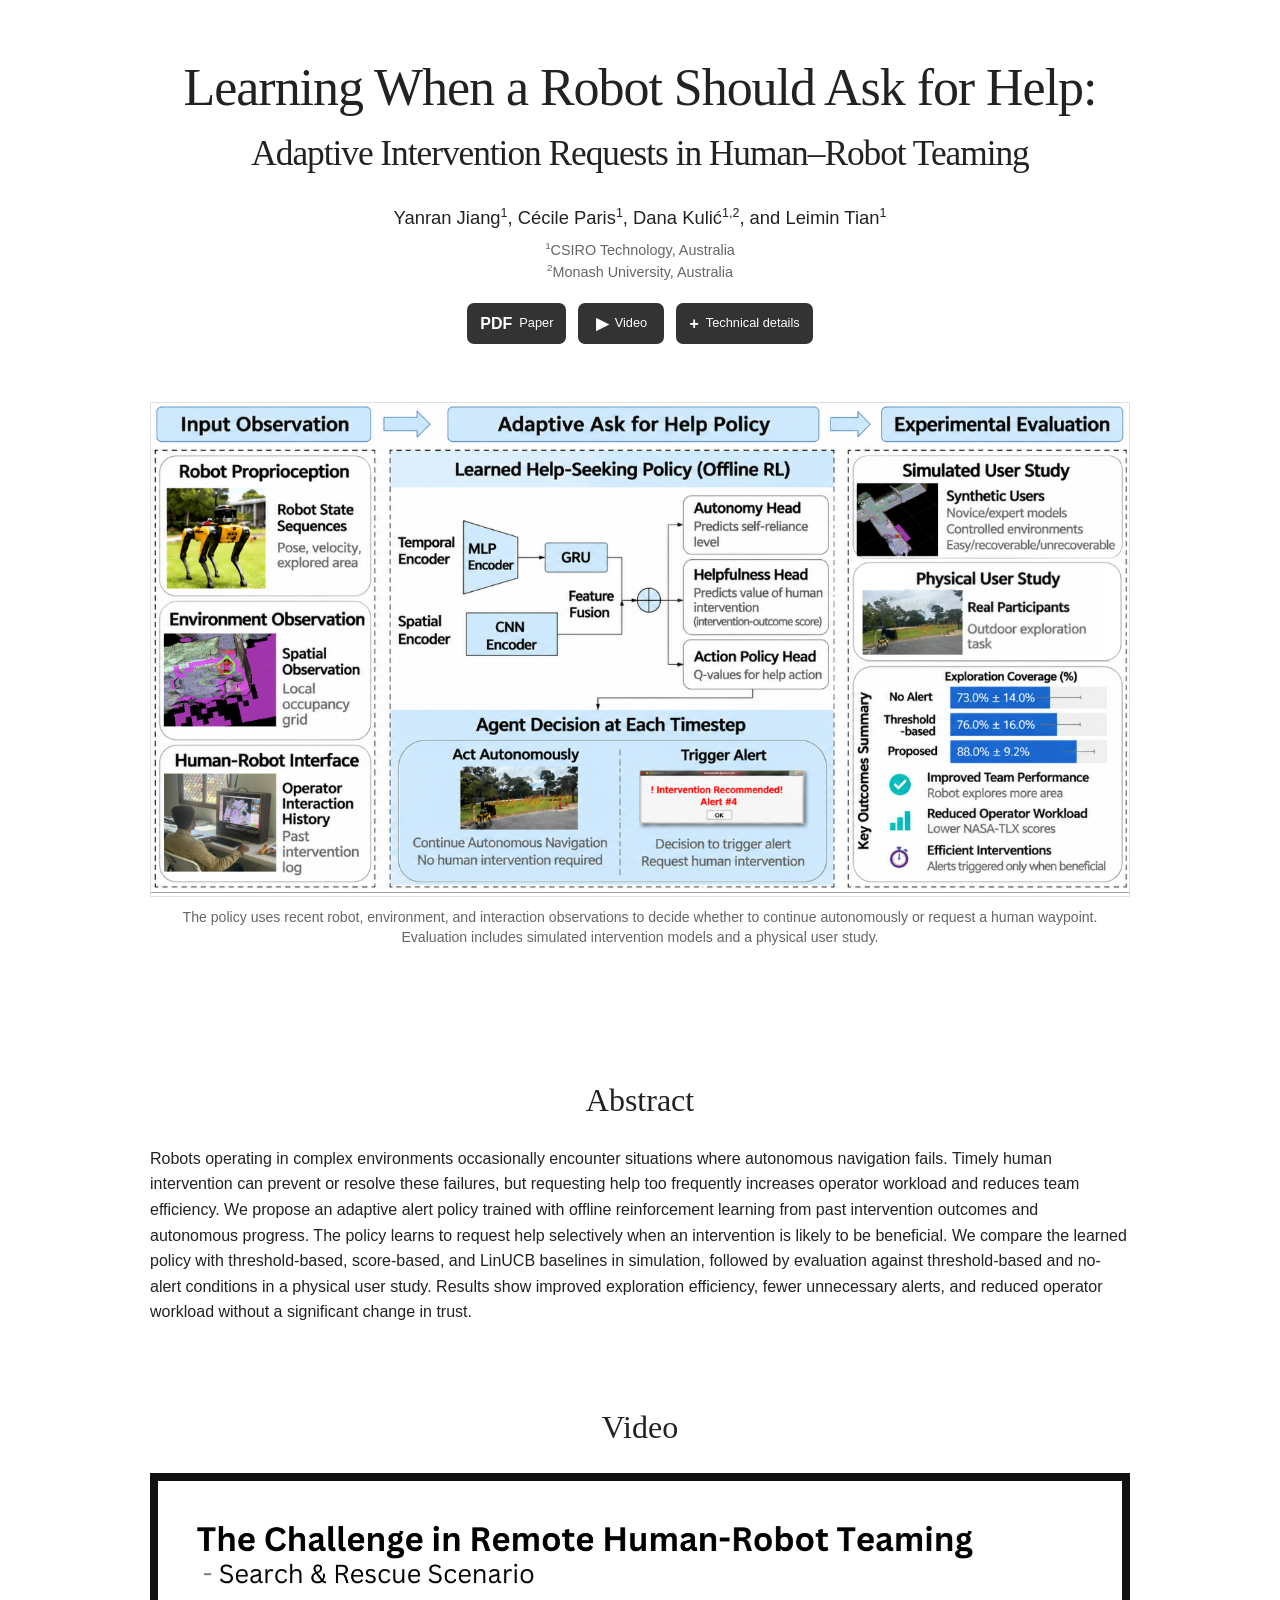
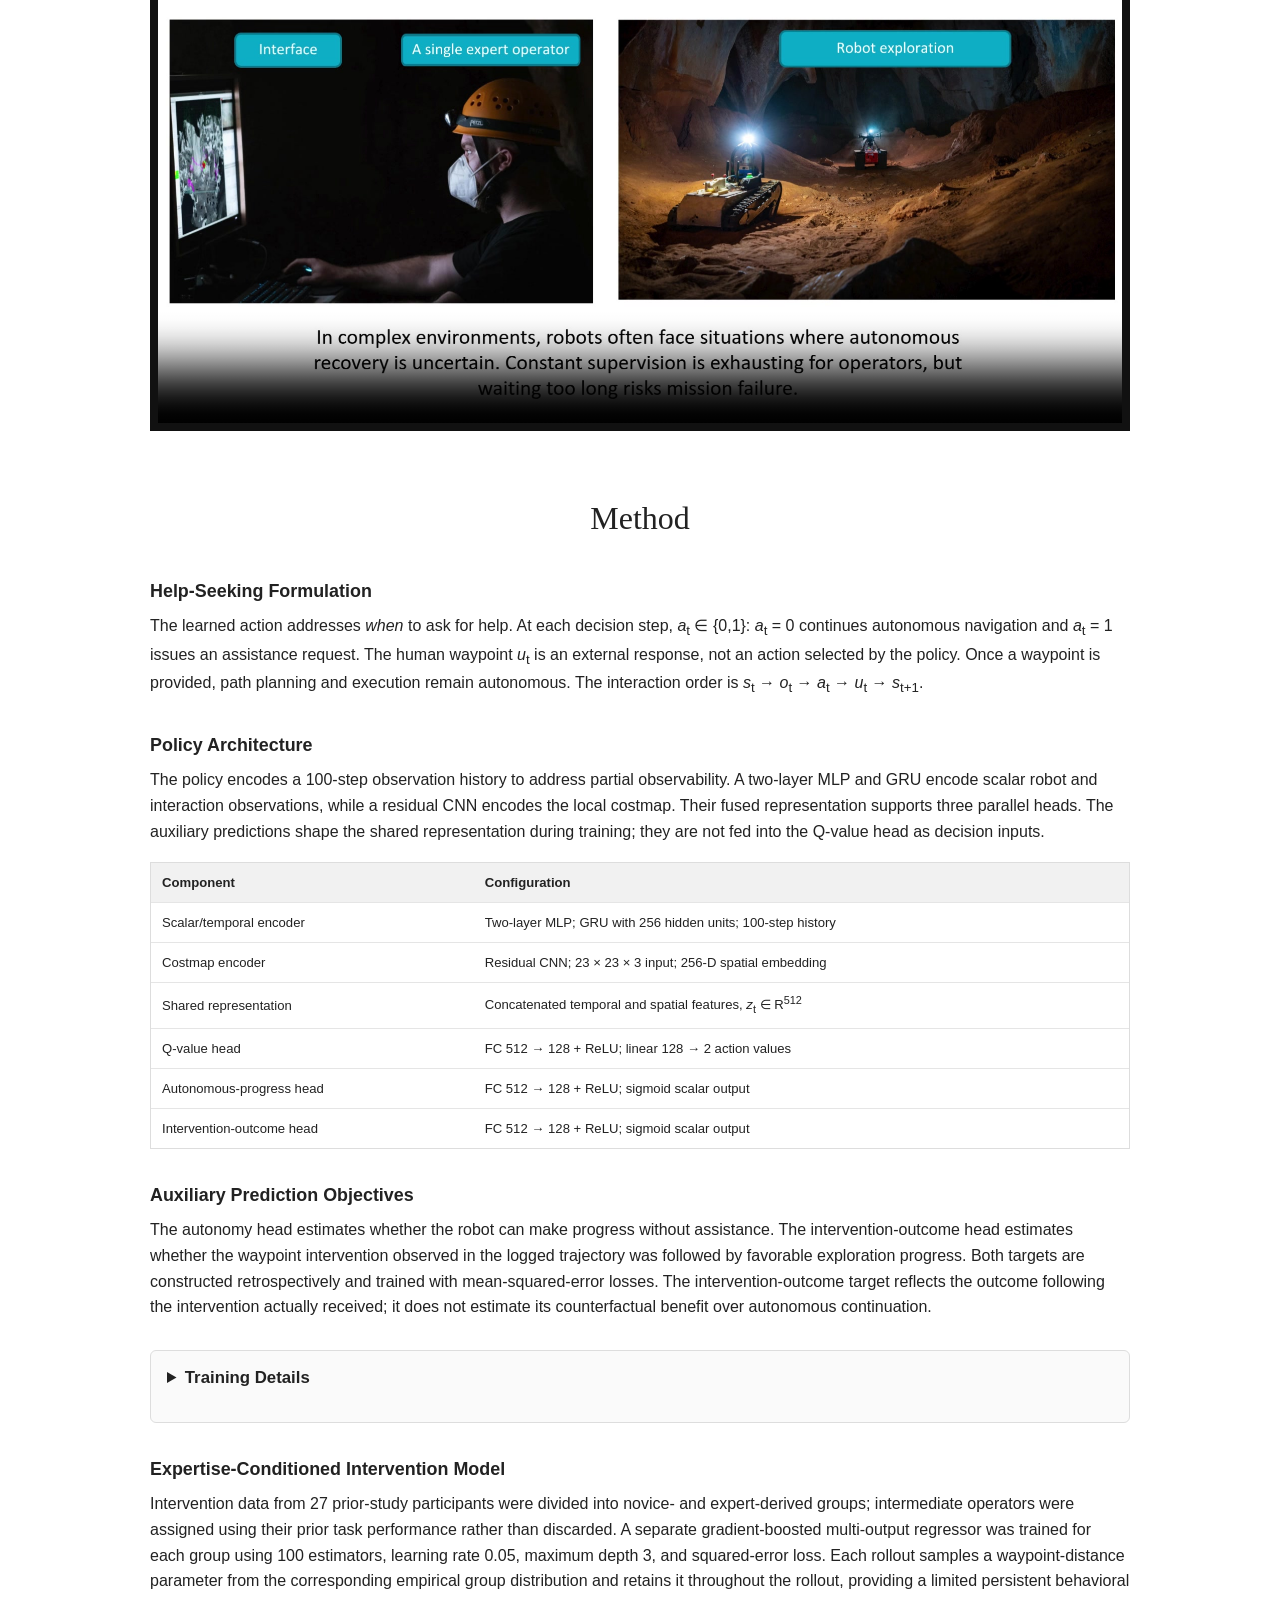
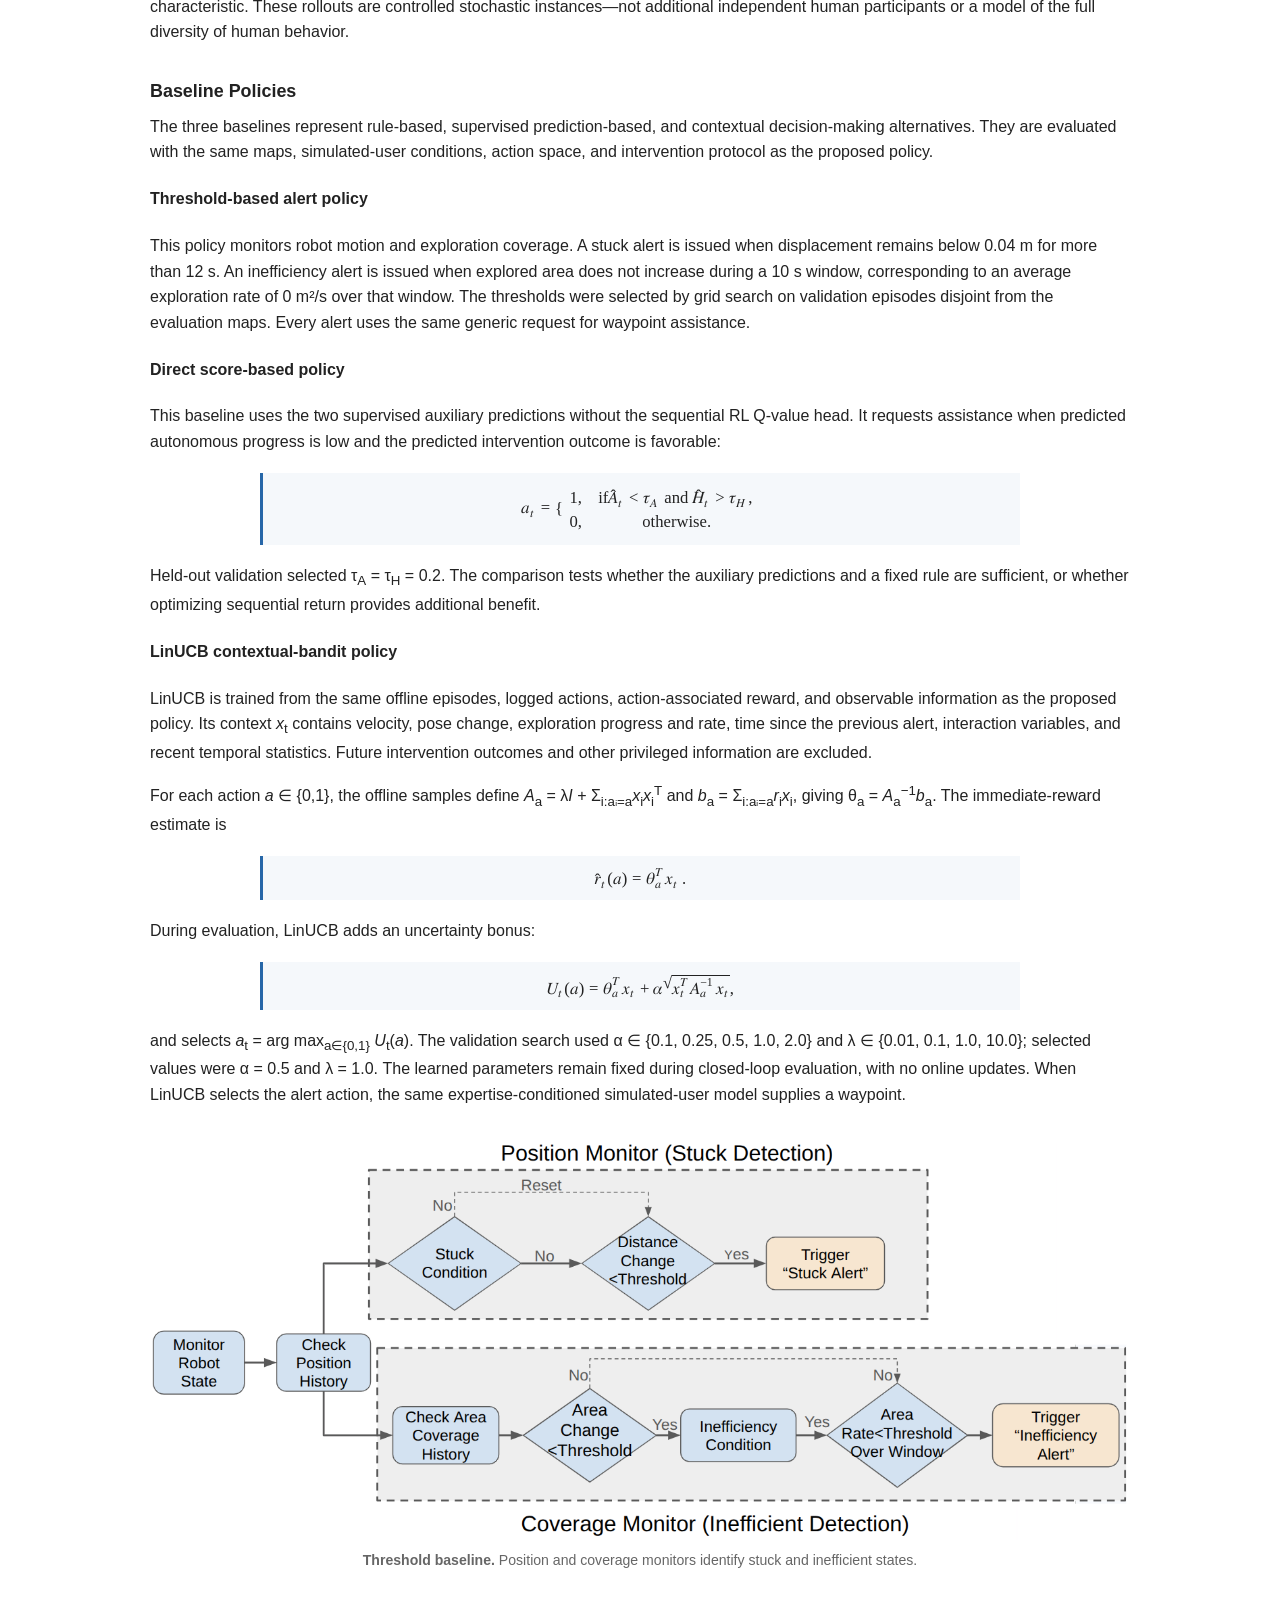
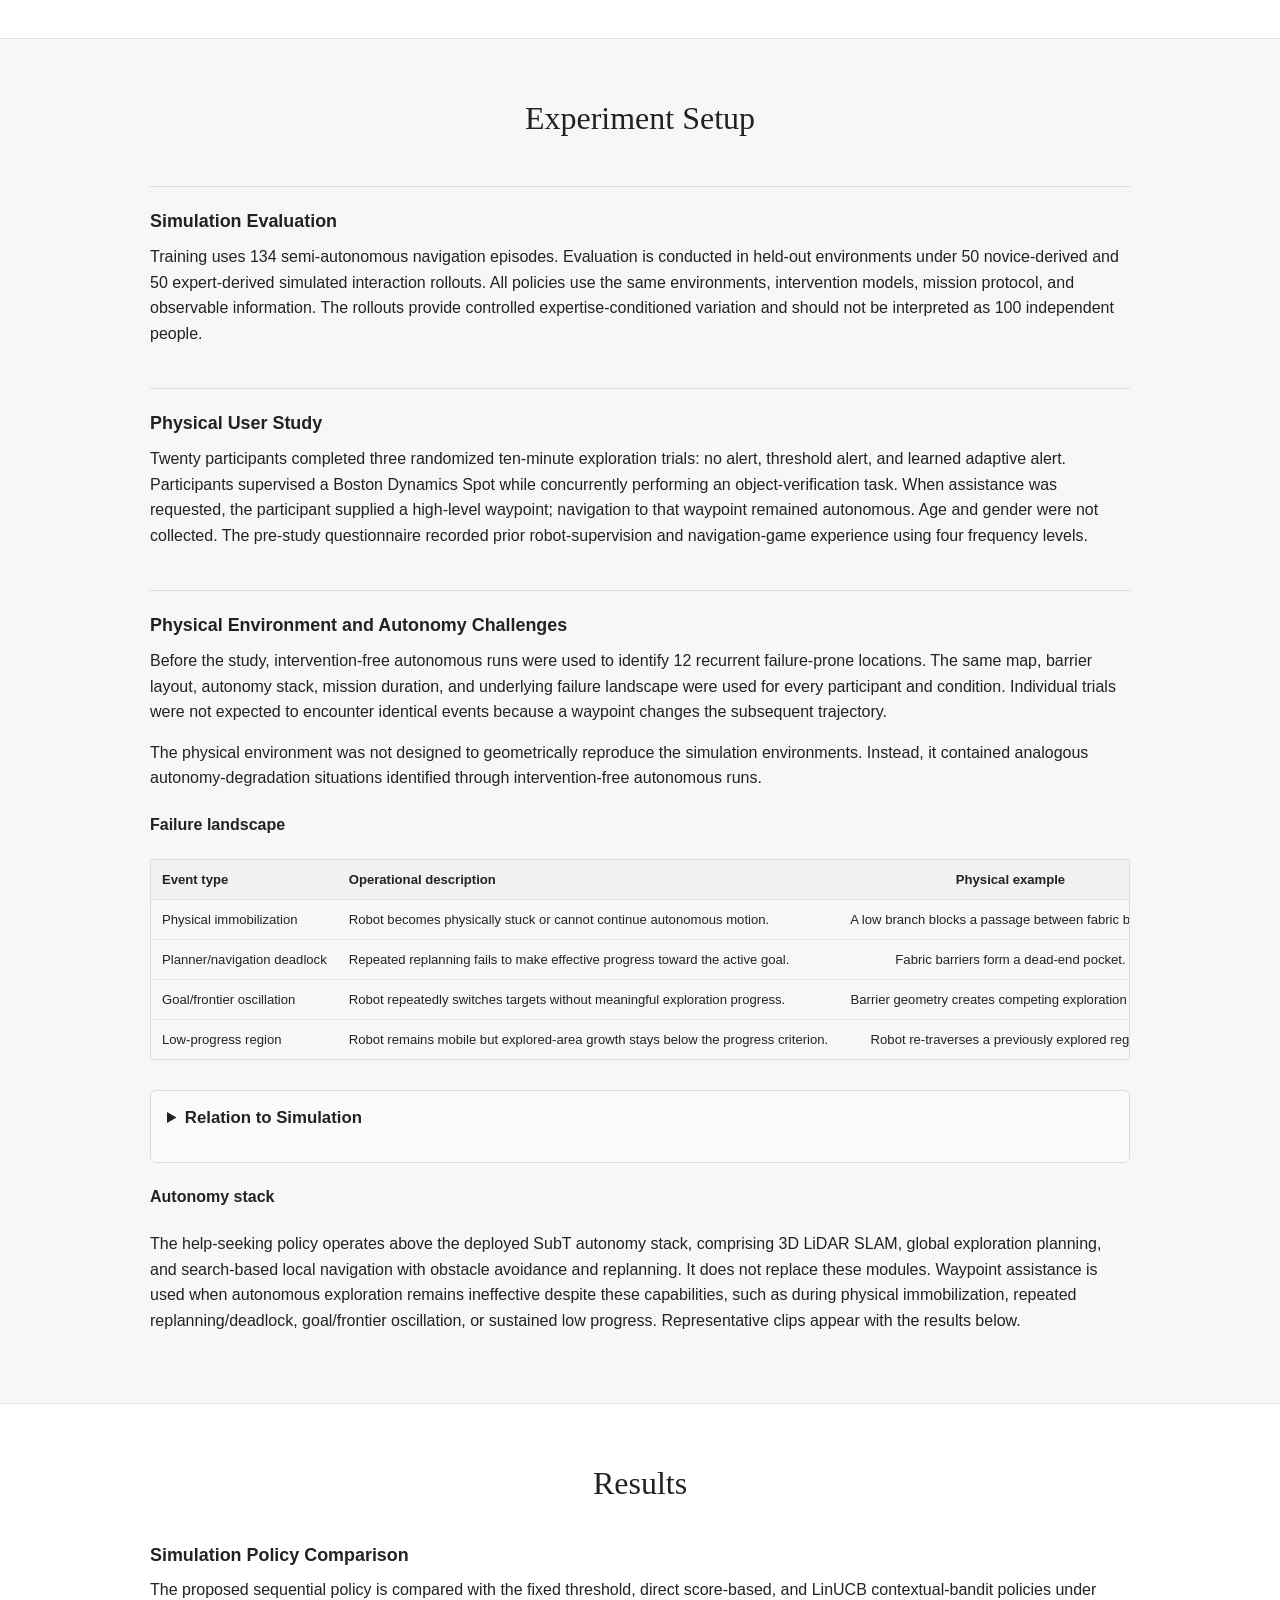
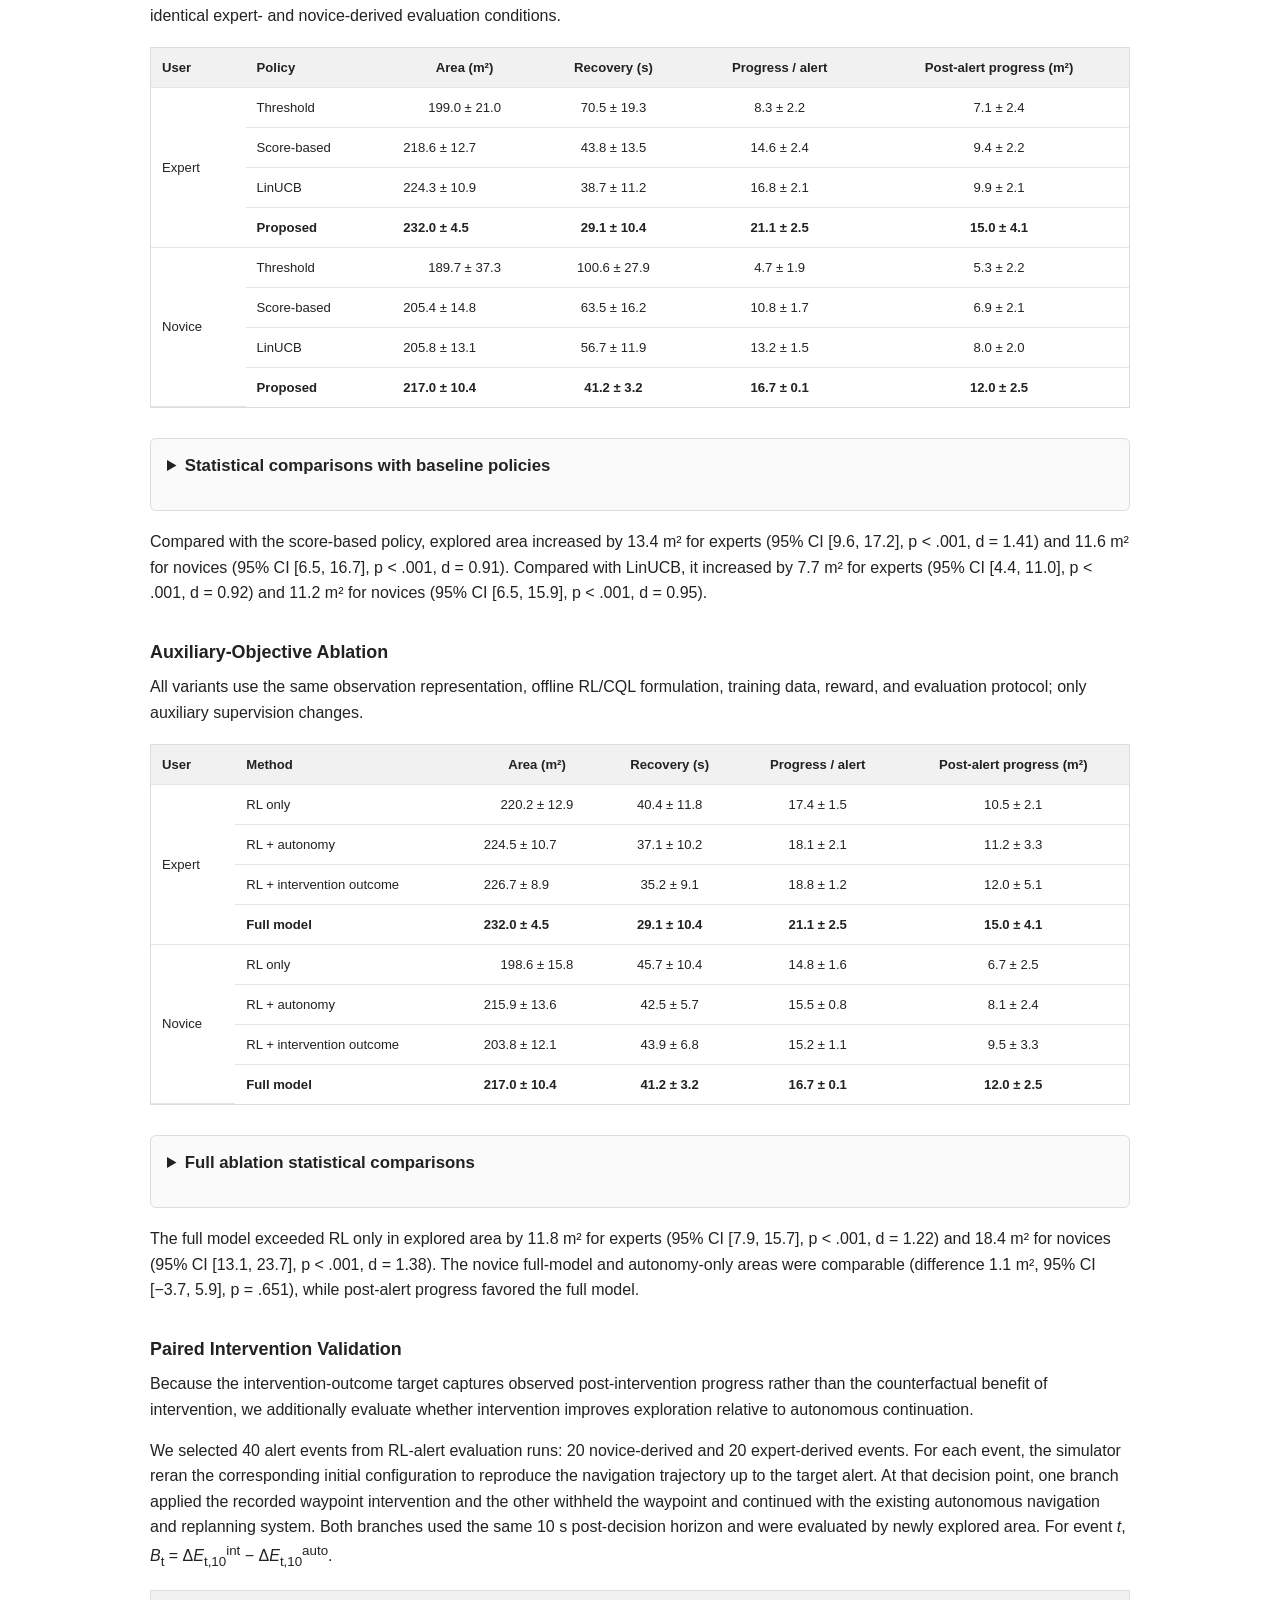
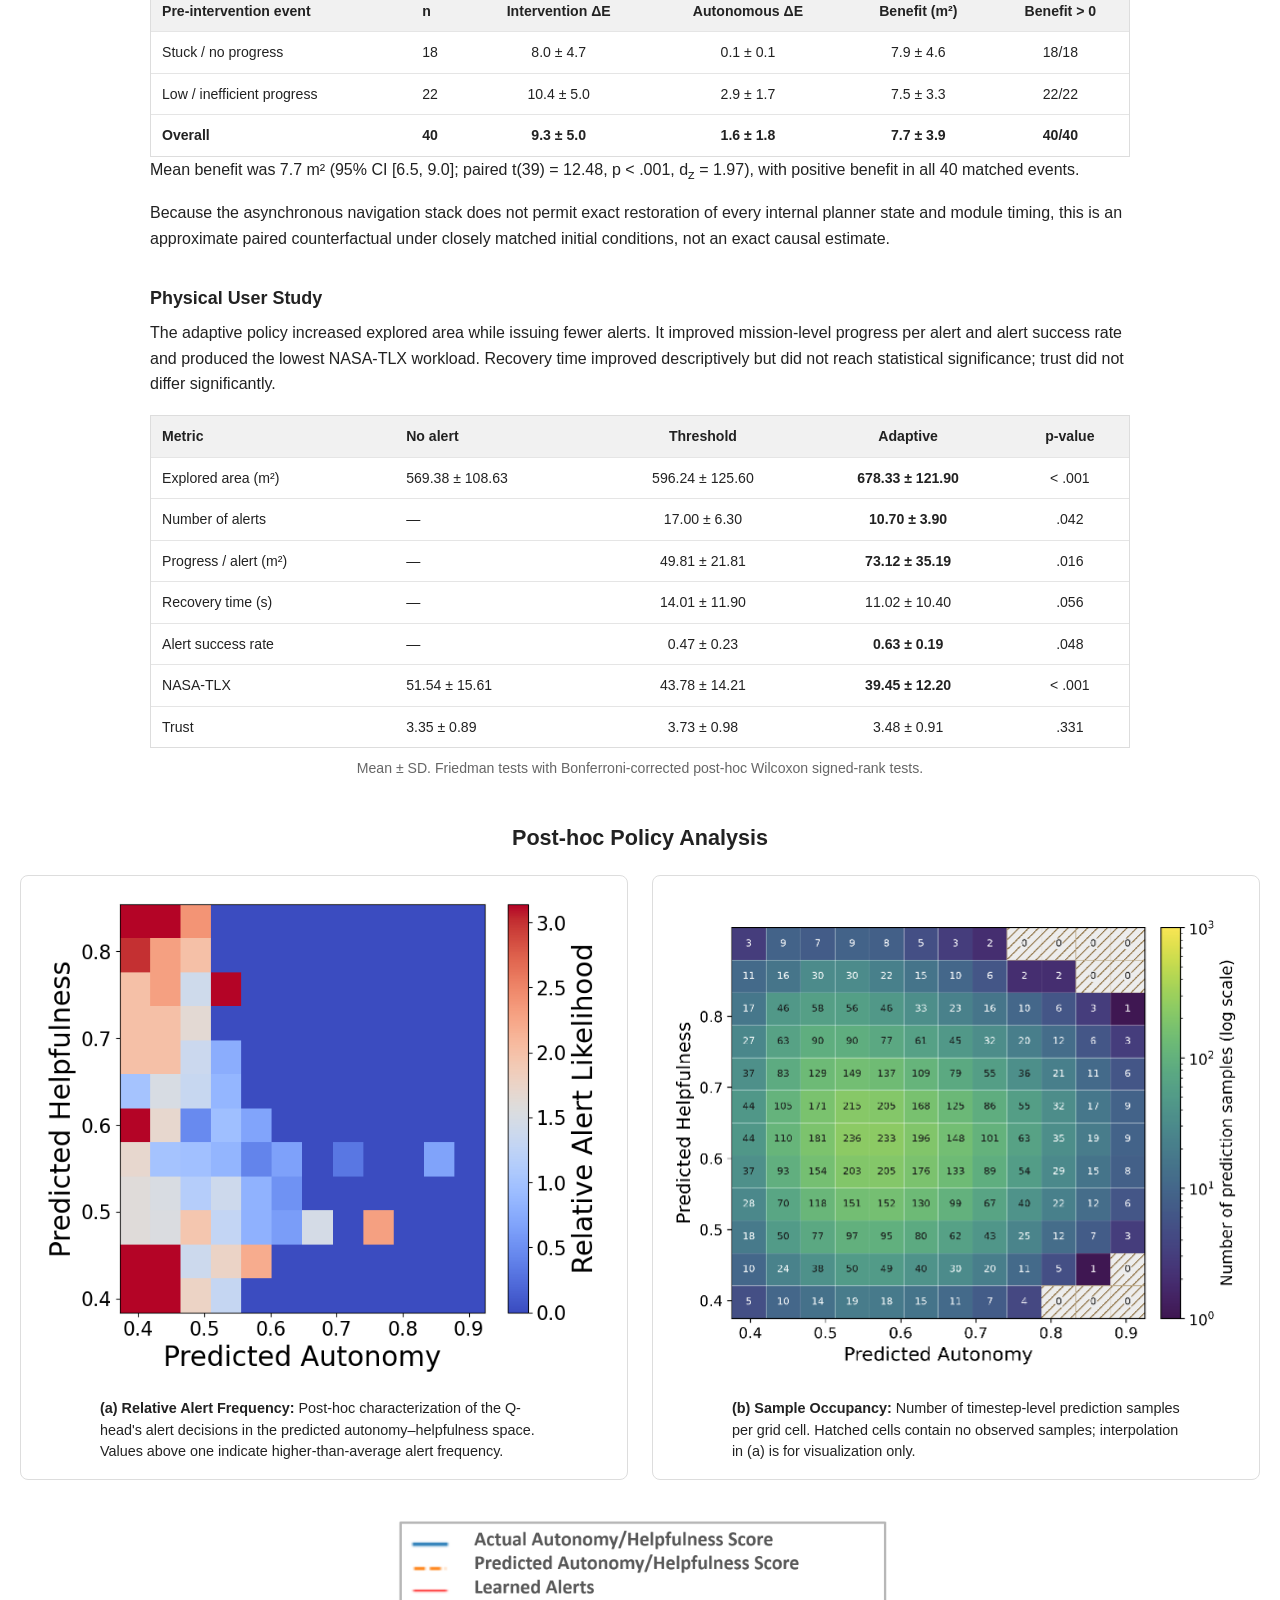
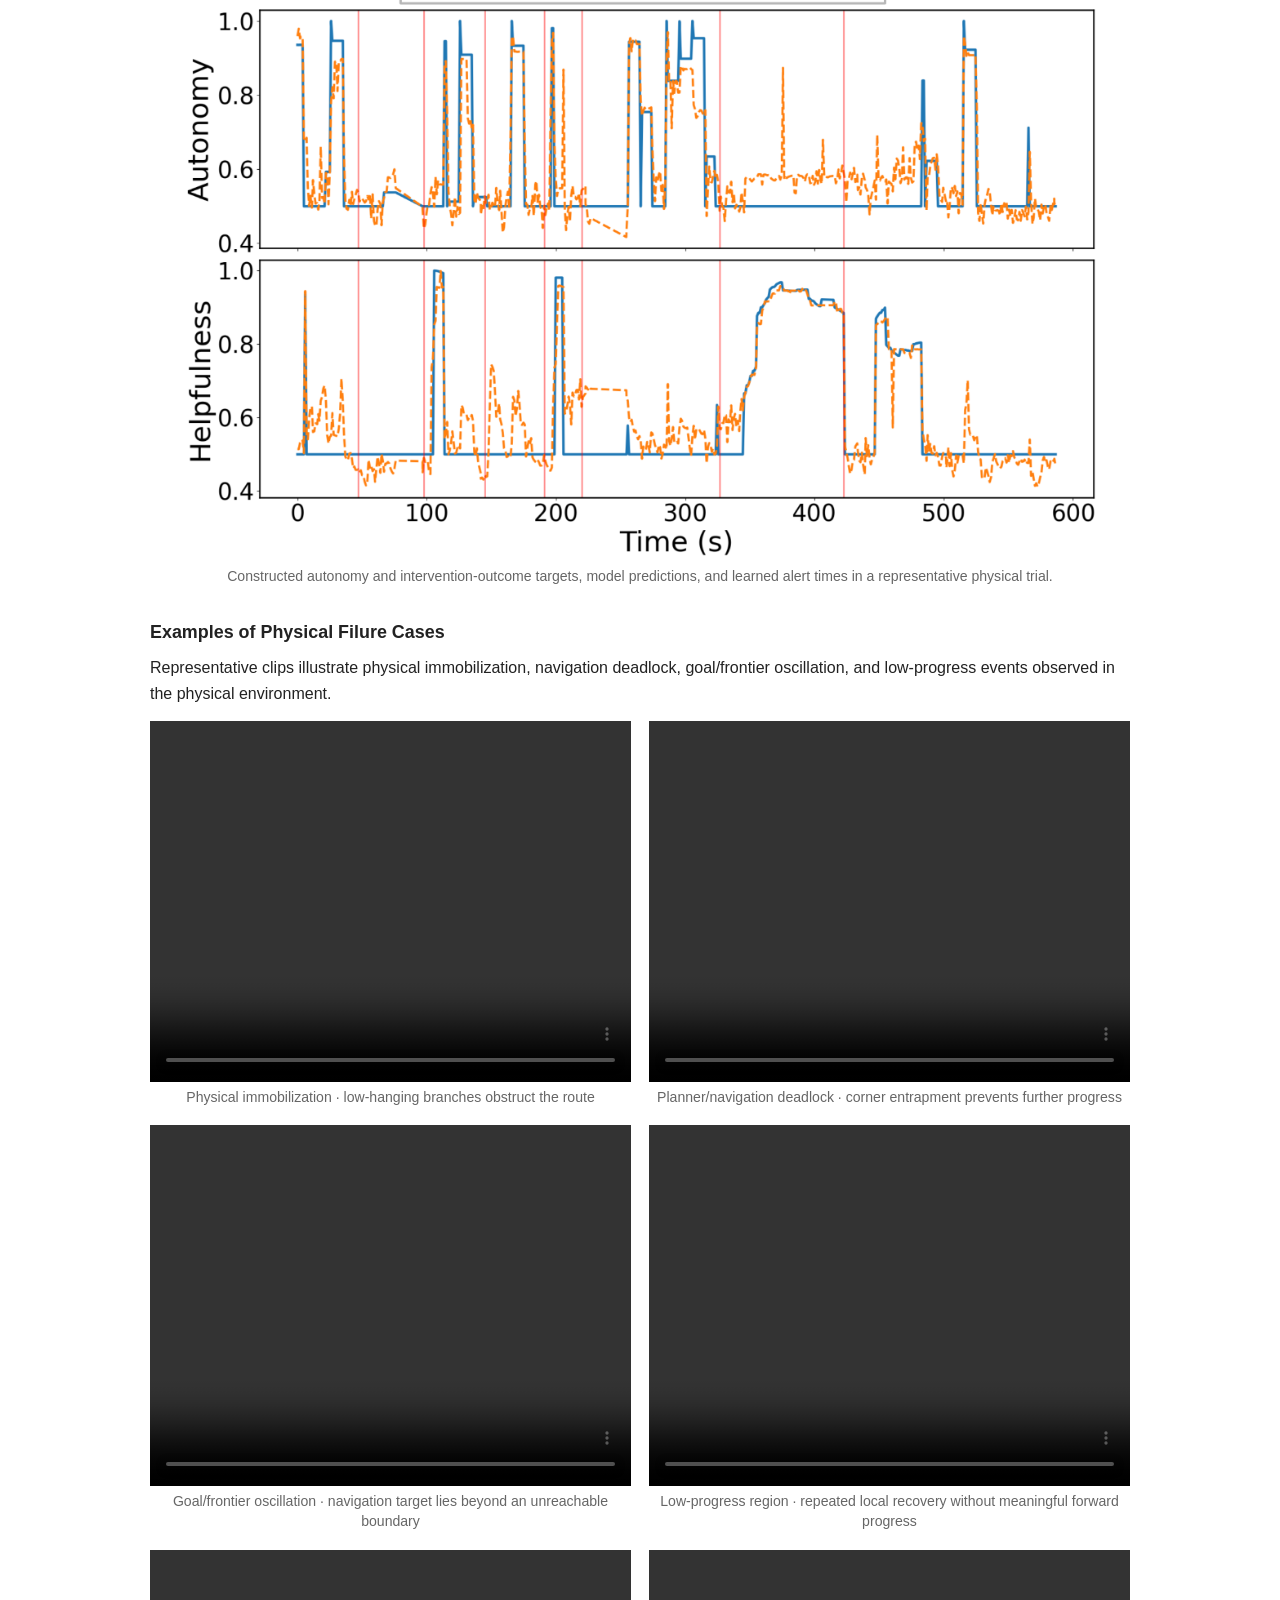
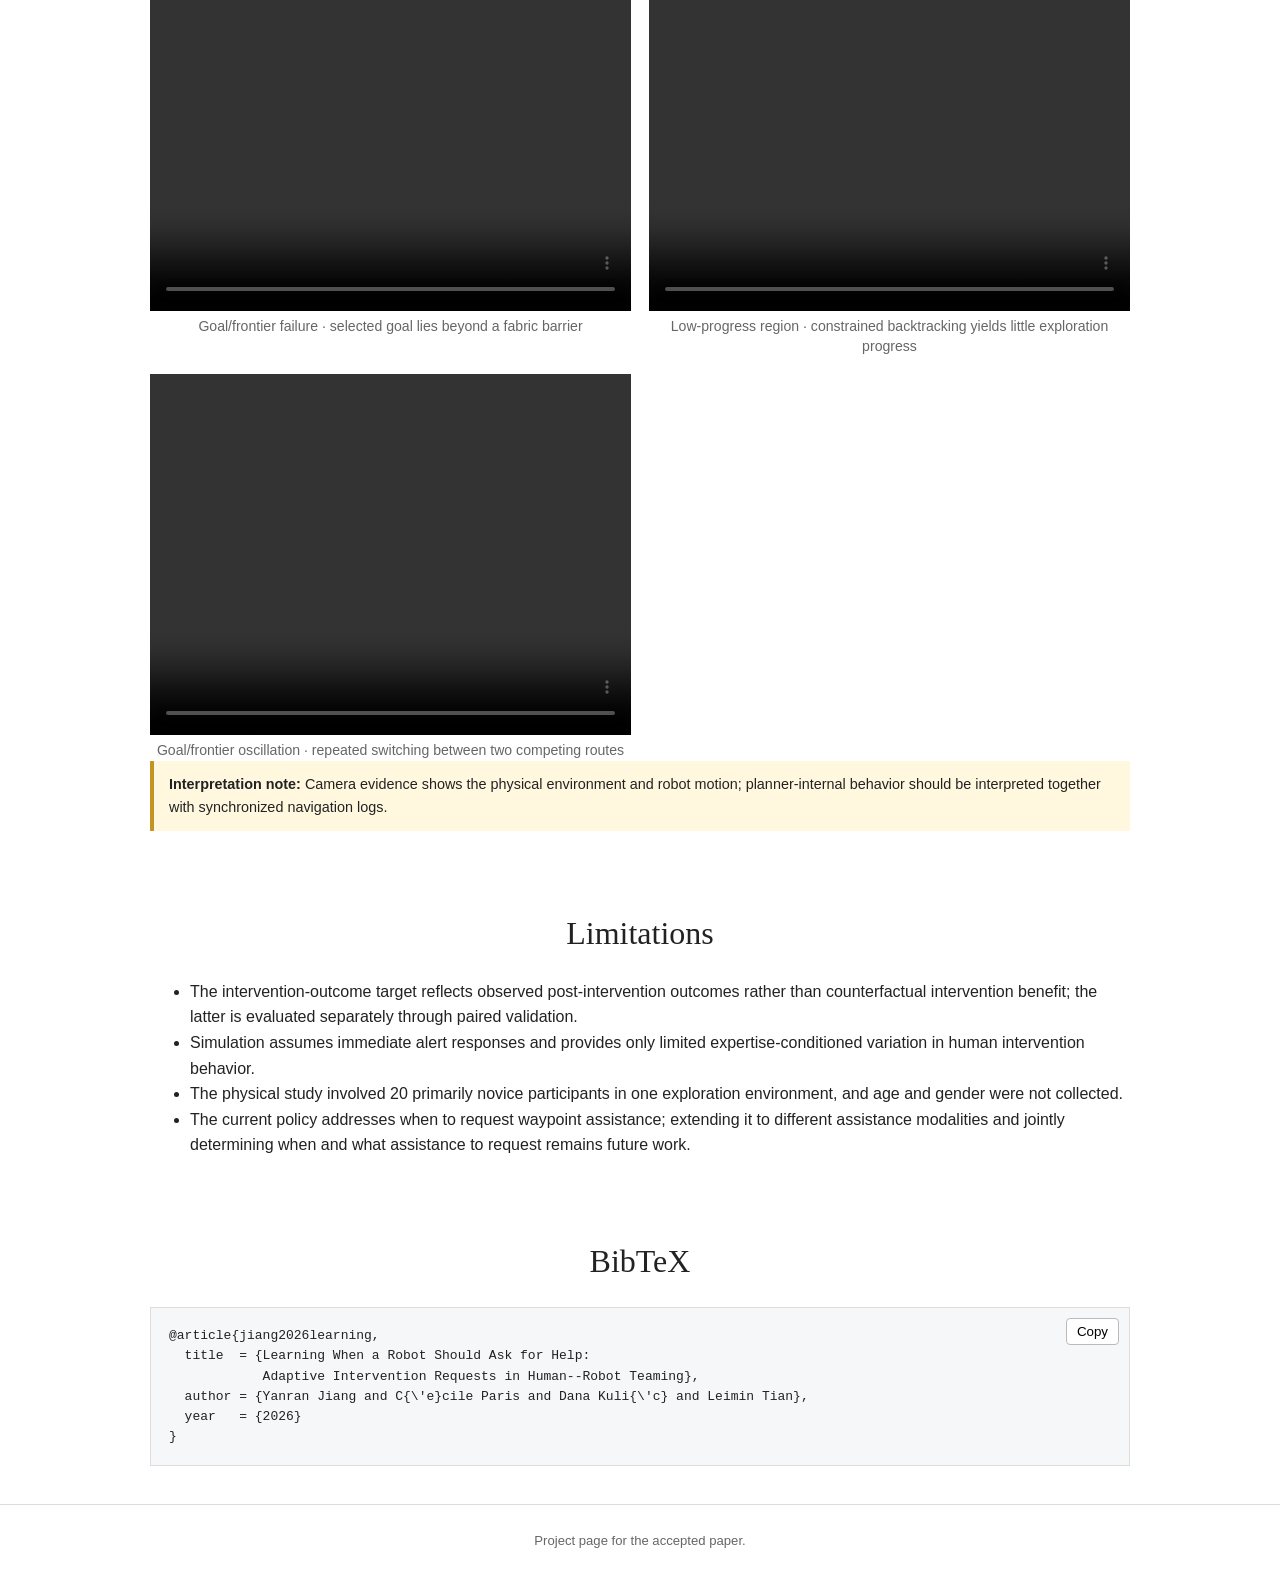
<file: index.html>
<!DOCTYPE html>
<html lang="en"><head><meta charset="utf-8"><meta name="viewport" content="width=device-width,initial-scale=1"><meta name="description" content="Project page for Learning When a Robot Should Ask for Help."><title>Learning When a Robot Should Ask for Help</title><link rel="stylesheet" href="style.css"><link rel="stylesheet" href="details.css"></head>
<body><main>
<header class="paper-header page-width"><h1>Learning When a Robot Should Ask for Help:<br><span>Adaptive Intervention Requests in Human–Robot Teaming</span></h1><p class="authors">Yanran Jiang<sup>1</sup>, Cécile Paris<sup>1</sup>, Dana Kulić<sup>1,2</sup>, and Leimin Tian<sup>1</sup></p><p class="affiliations"><sup>1</sup>CSIRO Technology, Australia<br><sup>2</sup>Monash University, Australia</p><nav class="paper-links"><a href="assets/paper.pdf?v=20261021-final"><b>PDF</b><small>Paper</small></a><a href="#video"><b>▶</b><small>Video</small></a><a href="#method"><b>+</b><small>Technical details</small></a></nav></header>

<section class="page-width teaser"><img src="assets/revised-framework-overview.png?v=20261021" alt="Overview of the adaptive help-seeking policy and evaluation"><p class="caption">The policy uses recent robot, environment, and interaction observations to decide whether to continue autonomously or request a human waypoint. Evaluation includes simulated intervention models and a physical user study.</p></section>

<section class="page-width" id="overview"><h2>Abstract</h2><p>Robots operating in complex environments occasionally encounter situations where autonomous navigation fails. Timely human intervention can prevent or resolve these failures, but requesting help too frequently increases operator workload and reduces team efficiency. We propose an adaptive alert policy trained with offline reinforcement learning from past intervention outcomes and autonomous progress. The policy learns to request help selectively when an intervention is likely to be beneficial. We compare the learned policy with threshold-based, score-based, and LinUCB baselines in simulation, followed by evaluation against threshold-based and no-alert conditions in a physical user study. Results show improved exploration efficiency, fewer unnecessary alerts, and reduced operator workload without a significant change in trust.</p></section>

<section class="page-width" id="video"><h2>Video</h2><div class="video-container"><video controls preload="metadata" poster="assets/video-poster.jpg"><source src="assets/paper-video.mp4?v=20261021" type="video/mp4">Your browser does not support embedded MP4 video.</video></div></section>

<section class="page-width" id="method"><h2>Method</h2>
<h3>Help-Seeking Formulation</h3><p>The learned action addresses <em>when</em> to ask for help. At each decision step, <em>a</em><sub>t</sub> ∈ {0,1}: <em>a</em><sub>t</sub> = 0 continues autonomous navigation and <em>a</em><sub>t</sub> = 1 issues an assistance request. The human waypoint <em>u</em><sub>t</sub> is an external response, not an action selected by the policy. Once a waypoint is provided, path planning and execution remain autonomous. The interaction order is <em>s</em><sub>t</sub> → <em>o</em><sub>t</sub> → <em>a</em><sub>t</sub> → <em>u</em><sub>t</sub> → <em>s</em><sub>t+1</sub>.</p>
<h3>Policy Architecture</h3><p>The policy encodes a 100-step observation history to address partial observability. A two-layer MLP and GRU encode scalar robot and interaction observations, while a residual CNN encodes the local costmap. Their fused representation supports three parallel heads. The auxiliary predictions shape the shared representation during training; they are not fed into the Q-value head as decision inputs.</p>
<div class="table-wrap"><table class="dense"><thead><tr><th>Component</th><th>Configuration</th></tr></thead><tbody><tr><td>Scalar/temporal encoder</td><td>Two-layer MLP; GRU with 256 hidden units; 100-step history</td></tr><tr><td>Costmap encoder</td><td>Residual CNN; 23 × 23 × 3 input; 256-D spatial embedding</td></tr><tr><td>Shared representation</td><td>Concatenated temporal and spatial features, <em>z</em><sub>t</sub> ∈ R<sup>512</sup></td></tr><tr><td>Q-value head</td><td>FC 512 → 128 + ReLU; linear 128 → 2 action values</td></tr><tr><td>Autonomous-progress head</td><td>FC 512 → 128 + ReLU; sigmoid scalar output</td></tr><tr><td>Intervention-outcome head</td><td>FC 512 → 128 + ReLU; sigmoid scalar output</td></tr></tbody></table></div>
<h3>Auxiliary Prediction Objectives</h3><p>The autonomy head estimates whether the robot can make progress without assistance. The intervention-outcome head estimates whether the waypoint intervention observed in the logged trajectory was followed by favorable exploration progress. Both targets are constructed retrospectively and trained with mean-squared-error losses. The intervention-outcome target reflects the outcome following the intervention actually received; it does not estimate its counterfactual benefit over autonomous continuation.</p>
<details class="detail-block"><summary>Training Details</summary><div class="table-wrap"><table class="dense"><thead><tr><th>Setting</th><th>Value</th></tr></thead><tbody><tr><td>Policy objective</td><td>Mean-squared n-step TD loss with Conservative Q-Learning</td></tr><tr><td>Auxiliary losses</td><td>Mean-squared error (L2)</td></tr><tr><td>Loss weights</td><td>λ<sub>aux</sub> = 0.5; λ<sub>CQL</sub> = 1.0</td></tr><tr><td>Optimizer</td><td>Adam; learning rate 1 × 10<sup>−4</sup>; batch size 64</td></tr><tr><td>Stabilization</td><td>Maximum gradient norm 1.0; hard target-network update every 10 epochs</td></tr><tr><td>Training data</td><td>134 episodes; more than 99,000 sequences; sequence length 100</td></tr></tbody></table></div></details>
<h3>Expertise-Conditioned Intervention Model</h3><p>Intervention data from 27 prior-study participants were divided into novice- and expert-derived groups; intermediate operators were assigned using their prior task performance rather than discarded. A separate gradient-boosted multi-output regressor was trained for each group using 100 estimators, learning rate 0.05, maximum depth 3, and squared-error loss. Each rollout samples a waypoint-distance parameter from the corresponding empirical group distribution and retains it throughout the rollout, providing a limited persistent behavioral characteristic. These rollouts are controlled stochastic instances—not additional independent human participants or a model of the full diversity of human behavior.</p>
<h3>Baseline Policies</h3><p>The three baselines represent rule-based, supervised prediction-based, and contextual decision-making alternatives. They are evaluated with the same maps, simulated-user conditions, action space, and intervention protocol as the proposed policy.</p>
<h4>Threshold-based alert policy</h4><p>This policy monitors robot motion and exploration coverage. A stuck alert is issued when displacement remains below 0.04 m for more than 12 s. An inefficiency alert is issued when explored area does not increase during a 10 s window, corresponding to an average exploration rate of 0 m²/s over that window. The thresholds were selected by grid search on validation episodes disjoint from the evaluation maps. Every alert uses the same generic request for waypoint assistance.</p>
<h4>Direct score-based policy</h4><p>This baseline uses the two supervised auxiliary predictions without the sequential RL Q-value head. It requests assistance when predicted autonomous progress is low and the predicted intervention outcome is favorable:</p><div class="equation"><math display="block" aria-label="a sub t equals one if predicted autonomy is below tau A and predicted intervention outcome is above tau H; zero otherwise"><mrow><msub><mi>a</mi><mi>t</mi></msub><mo>=</mo><mrow><mo>{</mo><mtable columnalign="left left" rowspacing="0.55em"><mtr><mtd><mn>1</mn><mo>,</mo></mtd><mtd><mtext>if </mtext><msub><mover accent="true"><mi>A</mi><mo>ˆ</mo></mover><mi>t</mi></msub><mo>&lt;</mo><msub><mi>τ</mi><mi>A</mi></msub><mtext>&nbsp;and&nbsp;</mtext><msub><mover accent="true"><mi>H</mi><mo>ˆ</mo></mover><mi>t</mi></msub><mo>&gt;</mo><msub><mi>τ</mi><mi>H</mi></msub><mo>,</mo></mtd></mtr><mtr><mtd><mn>0</mn><mo>,</mo></mtd><mtd><mtext>otherwise.</mtext></mtd></mtr></mtable></mrow></mrow></math></div><p>Held-out validation selected τ<sub>A</sub> = τ<sub>H</sub> = 0.2. The comparison tests whether the auxiliary predictions and a fixed rule are sufficient, or whether optimizing sequential return provides additional benefit.</p>
<h4>LinUCB contextual-bandit policy</h4><p>LinUCB is trained from the same offline episodes, logged actions, action-associated reward, and observable information as the proposed policy. Its context <em>x</em><sub>t</sub> contains velocity, pose change, exploration progress and rate, time since the previous alert, interaction variables, and recent temporal statistics. Future intervention outcomes and other privileged information are excluded.</p><p>For each action <em>a</em> ∈ {0,1}, the offline samples define <em>A</em><sub>a</sub> = λ<em>I</em> + Σ<sub>i:aᵢ=a</sub><em>x</em><sub>i</sub><em>x</em><sub>i</sub><sup>T</sup> and <em>b</em><sub>a</sub> = Σ<sub>i:aᵢ=a</sub><em>r</em><sub>i</sub><em>x</em><sub>i</sub>, giving θ<sub>a</sub> = <em>A</em><sub>a</sub><sup>−1</sup><em>b</em><sub>a</sub>. The immediate-reward estimate is</p><div class="equation"><math display="block" aria-label="r hat sub t of a equals theta sub a transpose x sub t"><mrow><msub><mover accent="true"><mi>r</mi><mo>ˆ</mo></mover><mi>t</mi></msub><mo stretchy="false">(</mo><mi>a</mi><mo stretchy="false">)</mo><mo>=</mo><msubsup><mi>θ</mi><mi>a</mi><mi>T</mi></msubsup><msub><mi>x</mi><mi>t</mi></msub><mo>.</mo></mrow></math></div><p>During evaluation, LinUCB adds an uncertainty bonus:</p><div class="equation"><math display="block" aria-label="U sub t of a equals theta sub a transpose x sub t plus alpha square root of x sub t transpose A sub a inverse x sub t"><mrow><msub><mi>U</mi><mi>t</mi></msub><mo stretchy="false">(</mo><mi>a</mi><mo stretchy="false">)</mo><mo>=</mo><msubsup><mi>θ</mi><mi>a</mi><mi>T</mi></msubsup><msub><mi>x</mi><mi>t</mi></msub><mo>+</mo><mi>α</mi><msqrt><mrow><msubsup><mi>x</mi><mi>t</mi><mi>T</mi></msubsup><msubsup><mi>A</mi><mi>a</mi><mrow><mo>−</mo><mn>1</mn></mrow></msubsup><msub><mi>x</mi><mi>t</mi></msub></mrow></msqrt><mo>,</mo></mrow></math></div><p>and selects <em>a</em><sub>t</sub> = arg max<sub>a∈{0,1}</sub> <em>U</em><sub>t</sub>(<em>a</em>). The validation search used α ∈ {0.1, 0.25, 0.5, 1.0, 2.0} and λ ∈ {0.01, 0.1, 1.0, 10.0}; selected values were α = 0.5 and λ = 1.0. The learned parameters remain fixed during closed-loop evaluation, with no online updates. When LinUCB selects the alert action, the same expertise-conditioned simulated-user model supplies a waypoint.</p>
<figure class="full-figure"><img src="assets/threshold-baseline.png" alt="Threshold alert baseline"><figcaption><strong>Threshold baseline.</strong> Position and coverage monitors identify stuck and inefficient states.</figcaption></figure>
</section>

<section class="supplement" id="experiment"><div class="page-width"><h2>Experiment Setup</h2>
<h3>Simulation Evaluation</h3><p>Training uses 134 semi-autonomous navigation episodes. Evaluation is conducted in held-out environments under 50 novice-derived and 50 expert-derived simulated interaction rollouts. All policies use the same environments, intervention models, mission protocol, and observable information. The rollouts provide controlled expertise-conditioned variation and should not be interpreted as 100 independent people.</p>
<h3>Physical User Study</h3><p>Twenty participants completed three randomized ten-minute exploration trials: no alert, threshold alert, and learned adaptive alert. Participants supervised a Boston Dynamics Spot while concurrently performing an object-verification task. When assistance was requested, the participant supplied a high-level waypoint; navigation to that waypoint remained autonomous. Age and gender were not collected. The pre-study questionnaire recorded prior robot-supervision and navigation-game experience using four frequency levels.</p>
<h3>Physical Environment and Autonomy Challenges</h3><p>Before the study, intervention-free autonomous runs were used to identify 12 recurrent failure-prone locations. The same map, barrier layout, autonomy stack, mission duration, and underlying failure landscape were used for every participant and condition. Individual trials were not expected to encounter identical events because a waypoint changes the subsequent trajectory.</p><p>The physical environment was not designed to geometrically reproduce the simulation environments. Instead, it contained analogous autonomy-degradation situations identified through intervention-free autonomous runs.</p>
<h4>Failure landscape</h4><div class="table-wrap"><table class="dense"><thead><tr><th>Event type</th><th>Operational description</th><th>Physical example</th><th>Why a waypoint helps</th><th>Locations</th></tr></thead><tbody><tr><td>Physical immobilization</td><td>Robot becomes physically stuck or cannot continue autonomous motion.</td><td>A low branch blocks a passage between fabric barriers.</td><td>Redirects the robot away from the blocked route.</td><td>2</td></tr><tr><td>Planner/navigation deadlock</td><td>Repeated replanning fails to make effective progress toward the active goal.</td><td>Fabric barriers form a dead-end pocket.</td><td>Changes the navigation objective to a location outside the pocket.</td><td>3</td></tr><tr><td>Goal/frontier oscillation</td><td>Robot repeatedly switches targets without meaningful exploration progress.</td><td>Barrier geometry creates competing exploration routes.</td><td>Breaks the repeated goal-selection cycle.</td><td>4</td></tr><tr><td>Low-progress region</td><td>Robot remains mobile but explored-area growth stays below the progress criterion.</td><td>Robot re-traverses a previously explored region.</td><td>Redirects exploration toward a region with greater coverage potential.</td><td>3</td></tr></tbody></table></div>
<details class="detail-block"><summary>Relation to Simulation</summary><div class="table-wrap"><table class="dense"><thead><tr><th>Simulation feature</th><th>Physical analogue</th></tr></thead><tbody><tr><td>Narrow tunnels</td><td>Constrained passages formed by barriers</td></tr><tr><td>Dead ends</td><td>Barrier-created dead-end or enclosed regions</td></tr><tr><td>Obstacles</td><td>Physical and barrier-induced obstructions</td></tr><tr><td>Intersections</td><td>Competing navigation routes and exploration frontiers</td></tr><tr><td>Slopes/terrain</td><td>Uneven terrain and elevation transitions</td></tr><tr><td>Navigation/planning difficulty</td><td>Deadlock, repeated replanning, and goal/frontier oscillation</td></tr></tbody></table></div></details>
<h4>Autonomy stack</h4><p>The help-seeking policy operates above the deployed SubT autonomy stack, comprising 3D LiDAR SLAM, global exploration planning, and search-based local navigation with obstacle avoidance and replanning. It does not replace these modules. Waypoint assistance is used when autonomous exploration remains ineffective despite these capabilities, such as during physical immobilization, repeated replanning/deadlock, goal/frontier oscillation, or sustained low progress. Representative clips appear with the results below.</p>
</div></section>

<section class="page-width" id="results"><h2>Results</h2>
<h3>Simulation Policy Comparison</h3><p>The proposed sequential policy is compared with the fixed threshold, direct score-based, and LinUCB contextual-bandit policies under identical expert- and novice-derived evaluation conditions.</p>
<div class="table-wrap"><table class="dense"><thead><tr><th>User</th><th>Policy</th><th>Area (m²)</th><th>Recovery (s)</th><th>Progress / alert</th><th>Post-alert progress (m²)</th></tr></thead><tbody><tr><td rowspan="4">Expert</td><td>Threshold</td><td>199.0 ± 21.0</td><td>70.5 ± 19.3</td><td>8.3 ± 2.2</td><td>7.1 ± 2.4</td></tr><tr><td>Score-based</td><td>218.6 ± 12.7</td><td>43.8 ± 13.5</td><td>14.6 ± 2.4</td><td>9.4 ± 2.2</td></tr><tr><td>LinUCB</td><td>224.3 ± 10.9</td><td>38.7 ± 11.2</td><td>16.8 ± 2.1</td><td>9.9 ± 2.1</td></tr><tr><td><strong>Proposed</strong></td><td><strong>232.0 ± 4.5</strong></td><td><strong>29.1 ± 10.4</strong></td><td><strong>21.1 ± 2.5</strong></td><td><strong>15.0 ± 4.1</strong></td></tr><tr><td rowspan="4">Novice</td><td>Threshold</td><td>189.7 ± 37.3</td><td>100.6 ± 27.9</td><td>4.7 ± 1.9</td><td>5.3 ± 2.2</td></tr><tr><td>Score-based</td><td>205.4 ± 14.8</td><td>63.5 ± 16.2</td><td>10.8 ± 1.7</td><td>6.9 ± 2.1</td></tr><tr><td>LinUCB</td><td>205.8 ± 13.1</td><td>56.7 ± 11.9</td><td>13.2 ± 1.5</td><td>8.0 ± 2.0</td></tr><tr><td><strong>Proposed</strong></td><td><strong>217.0 ± 10.4</strong></td><td><strong>41.2 ± 3.2</strong></td><td><strong>16.7 ± 0.1</strong></td><td><strong>12.0 ± 2.5</strong></td></tr></tbody></table></div>
<details class="detail-block"><summary>Statistical comparisons with baseline policies</summary><div class="table-wrap"><table class="dense"><thead><tr><th>User</th><th>Comparison</th><th>Metric</th><th>Δ [95% CI]</th><th>p</th><th>Cohen’s d</th></tr></thead><tbody>
<tr><td rowspan="12">Expert</td><td rowspan="4">Proposed vs. threshold</td><td>Area</td><td>33.0 [26.9, 39.1]</td><td>&lt; .001</td><td>2.17</td></tr><tr><td>Recovery</td><td>−41.4 [−47.6, −35.2]</td><td>&lt; .001</td><td>−2.67</td></tr><tr><td>Prog./Alert</td><td>12.8 [11.9, 13.7]</td><td>&lt; .001</td><td>5.44</td></tr><tr><td>Post-alert Prog.</td><td>7.9 [6.6, 9.2]</td><td>&lt; .001</td><td>2.35</td></tr>
<tr><td rowspan="4">Proposed vs. score</td><td>Area</td><td>13.4 [9.6, 17.2]</td><td>&lt; .001</td><td>1.41</td></tr><tr><td>Recovery</td><td>−14.7 [−19.5, −9.9]</td><td>&lt; .001</td><td>−1.22</td></tr><tr><td>Prog./Alert</td><td>6.5 [5.5, 7.5]</td><td>&lt; .001</td><td>2.65</td></tr><tr><td>Post-alert Prog.</td><td>5.6 [4.3, 6.9]</td><td>&lt; .001</td><td>1.70</td></tr>
<tr><td rowspan="4">Proposed vs. LinUCB</td><td>Area</td><td>7.7 [4.4, 11.0]</td><td>&lt; .001</td><td>0.92</td></tr><tr><td>Recovery</td><td>−9.6 [−13.9, −5.3]</td><td>&lt; .001</td><td>−0.89</td></tr><tr><td>Prog./Alert</td><td>4.3 [3.4, 5.2]</td><td>&lt; .001</td><td>1.86</td></tr><tr><td>Post-alert Prog.</td><td>5.1 [3.8, 6.4]</td><td>&lt; .001</td><td>1.57</td></tr>
<tr><td rowspan="12">Novice</td><td rowspan="4">Proposed vs. threshold</td><td>Area</td><td>27.3 [16.3, 38.3]</td><td>&lt; .001</td><td>1.00</td></tr><tr><td>Recovery</td><td>−59.4 [−67.4, −51.4]</td><td>&lt; .001</td><td>−2.99</td></tr><tr><td>Prog./Alert</td><td>12.0 [11.5, 12.5]</td><td>&lt; .001</td><td>8.92</td></tr><tr><td>Post-alert Prog.</td><td>6.7 [5.8, 7.6]</td><td>&lt; .001</td><td>2.85</td></tr>
<tr><td rowspan="4">Proposed vs. score</td><td>Area</td><td>11.6 [6.5, 16.7]</td><td>&lt; .001</td><td>0.91</td></tr><tr><td>Recovery</td><td>−22.3 [−27.0, −17.6]</td><td>&lt; .001</td><td>−1.91</td></tr><tr><td>Prog./Alert</td><td>5.9 [5.4, 6.4]</td><td>&lt; .001</td><td>4.90</td></tr><tr><td>Post-alert Prog.</td><td>5.1 [4.2, 6.0]</td><td>&lt; .001</td><td>2.21</td></tr>
<tr><td rowspan="4">Proposed vs. LinUCB</td><td>Area</td><td>11.2 [6.5, 15.9]</td><td>&lt; .001</td><td>0.95</td></tr><tr><td>Recovery</td><td>−15.5 [−19.0, −12.0]</td><td>&lt; .001</td><td>−1.78</td></tr><tr><td>Prog./Alert</td><td>3.5 [3.1, 3.9]</td><td>&lt; .001</td><td>3.29</td></tr><tr><td>Post-alert Prog.</td><td>4.0 [3.1, 4.9]</td><td>&lt; .001</td><td>1.77</td></tr>
</tbody></table></div><p class="caption">Differences are proposed minus baseline. Welch’s two-sample t-tests; 95% confidence intervals and Cohen’s d effect sizes.</p></details>
<p>Compared with the score-based policy, explored area increased by 13.4 m² for experts (95% CI [9.6, 17.2], p &lt; .001, d = 1.41) and 11.6 m² for novices (95% CI [6.5, 16.7], p &lt; .001, d = 0.91). Compared with LinUCB, it increased by 7.7 m² for experts (95% CI [4.4, 11.0], p &lt; .001, d = 0.92) and 11.2 m² for novices (95% CI [6.5, 15.9], p &lt; .001, d = 0.95).</p>
<h3>Auxiliary-Objective Ablation</h3><p>All variants use the same observation representation, offline RL/CQL formulation, training data, reward, and evaluation protocol; only auxiliary supervision changes.</p>
<div class="table-wrap"><table class="dense"><thead><tr><th>User</th><th>Method</th><th>Area (m²)</th><th>Recovery (s)</th><th>Progress / alert</th><th>Post-alert progress (m²)</th></tr></thead><tbody><tr><td rowspan="4">Expert</td><td>RL only</td><td>220.2 ± 12.9</td><td>40.4 ± 11.8</td><td>17.4 ± 1.5</td><td>10.5 ± 2.1</td></tr><tr><td>RL + autonomy</td><td>224.5 ± 10.7</td><td>37.1 ± 10.2</td><td>18.1 ± 2.1</td><td>11.2 ± 3.3</td></tr><tr><td>RL + intervention outcome</td><td>226.7 ± 8.9</td><td>35.2 ± 9.1</td><td>18.8 ± 1.2</td><td>12.0 ± 5.1</td></tr><tr><td><strong>Full model</strong></td><td><strong>232.0 ± 4.5</strong></td><td><strong>29.1 ± 10.4</strong></td><td><strong>21.1 ± 2.5</strong></td><td><strong>15.0 ± 4.1</strong></td></tr><tr><td rowspan="4">Novice</td><td>RL only</td><td>198.6 ± 15.8</td><td>45.7 ± 10.4</td><td>14.8 ± 1.6</td><td>6.7 ± 2.5</td></tr><tr><td>RL + autonomy</td><td>215.9 ± 13.6</td><td>42.5 ± 5.7</td><td>15.5 ± 0.8</td><td>8.1 ± 2.4</td></tr><tr><td>RL + intervention outcome</td><td>203.8 ± 12.1</td><td>43.9 ± 6.8</td><td>15.2 ± 1.1</td><td>9.5 ± 3.3</td></tr><tr><td><strong>Full model</strong></td><td><strong>217.0 ± 10.4</strong></td><td><strong>41.2 ± 3.2</strong></td><td><strong>16.7 ± 0.1</strong></td><td><strong>12.0 ± 2.5</strong></td></tr></tbody></table></div>
<details class="detail-block"><summary>Full ablation statistical comparisons</summary><div class="table-wrap"><table class="dense"><thead><tr><th>User</th><th>Comparison</th><th>Metric</th><th>Δ [95% CI]</th><th>p</th><th>Cohen’s d</th></tr></thead><tbody>
<tr><td rowspan="12">Expert</td><td rowspan="4">Full vs. RL only</td><td>Area (m²)</td><td>11.8 [7.9, 15.7]</td><td>&lt; .001</td><td>1.22</td></tr><tr><td>Recovery (s)</td><td>−11.3 [−15.7, −6.9]</td><td>&lt; .001</td><td>−1.02</td></tr><tr><td>Prog./Alert</td><td>3.7 [2.9, 4.5]</td><td>&lt; .001</td><td>1.79</td></tr><tr><td>Post-alert Prog. (m²)</td><td>4.5 [3.2, 5.8]</td><td>&lt; .001</td><td>1.38</td></tr>
<tr><td rowspan="4">Full vs. RL+A</td><td>Area (m²)</td><td>7.5 [4.2, 10.8]</td><td>&lt; .001</td><td>0.91</td></tr><tr><td>Recovery (s)</td><td>−8.0 [−12.1, −3.9]</td><td>&lt; .001</td><td>−0.78</td></tr><tr><td>Prog./Alert</td><td>3.0 [2.1, 3.9]</td><td>&lt; .001</td><td>1.30</td></tr><tr><td>Post-alert Prog. (m²)</td><td>3.8 [2.3, 5.3]</td><td>&lt; .001</td><td>1.02</td></tr>
<tr><td rowspan="4">Full vs. RL+H</td><td>Area (m²)</td><td>5.3 [2.5, 8.1]</td><td>&lt; .001</td><td>0.75</td></tr><tr><td>Recovery (s)</td><td>−6.1 [−10.0, −2.2]</td><td>.002</td><td>−0.62</td></tr><tr><td>Prog./Alert</td><td>2.3 [1.5, 3.1]</td><td>&lt; .001</td><td>1.17</td></tr><tr><td>Post-alert Prog. (m²)</td><td>3.0 [1.2, 4.8]</td><td>.002</td><td>0.65</td></tr>
<tr><td rowspan="12">Novice</td><td rowspan="4">Full vs. RL only</td><td>Area (m²)</td><td>18.4 [13.1, 23.7]</td><td>&lt; .001</td><td>1.38</td></tr><tr><td>Recovery (s)</td><td>−4.5 [−7.6, −1.4]</td><td>.005</td><td>−0.58</td></tr><tr><td>Prog./Alert</td><td>1.9 [1.4, 2.4]</td><td>&lt; .001</td><td>1.68</td></tr><tr><td>Post-alert Prog. (m²)</td><td>5.3 [4.3, 6.3]</td><td>&lt; .001</td><td>2.12</td></tr>
<tr><td rowspan="4">Full vs. RL+A</td><td>Area (m²)</td><td>1.1 [−3.7, 5.9]</td><td>.651</td><td>0.09</td></tr><tr><td>Recovery (s)</td><td>−1.3 [−3.1, 0.5]</td><td>.164</td><td>−0.28</td></tr><tr><td>Prog./Alert</td><td>1.2 [1.0, 1.4]</td><td>&lt; .001</td><td>2.10</td></tr><tr><td>Post-alert Prog. (m²)</td><td>3.9 [2.9, 4.9]</td><td>&lt; .001</td><td>1.59</td></tr>
<tr><td rowspan="4">Full vs. RL+H</td><td>Area (m²)</td><td>13.2 [8.7, 17.7]</td><td>&lt; .001</td><td>1.17</td></tr><tr><td>Recovery (s)</td><td>−2.7 [−4.8, −0.6]</td><td>.013</td><td>−0.51</td></tr><tr><td>Prog./Alert</td><td>1.5 [1.2, 1.8]</td><td>&lt; .001</td><td>1.92</td></tr><tr><td>Post-alert Prog. (m²)</td><td>2.5 [1.3, 3.7]</td><td>&lt; .001*</td><td>0.85</td></tr>
</tbody></table></div><p class="caption">Differences are full model minus comparison variant. Welch’s two-sample t-tests; 95% confidence intervals and Cohen’s d effect sizes.</p></details>
<p>The full model exceeded RL only in explored area by 11.8 m² for experts (95% CI [7.9, 15.7], p &lt; .001, d = 1.22) and 18.4 m² for novices (95% CI [13.1, 23.7], p &lt; .001, d = 1.38). The novice full-model and autonomy-only areas were comparable (difference 1.1 m², 95% CI [−3.7, 5.9], p = .651), while post-alert progress favored the full model.</p>
<h3>Paired Intervention Validation</h3><p>Because the intervention-outcome target captures observed post-intervention progress rather than the counterfactual benefit of intervention, we additionally evaluate whether intervention improves exploration relative to autonomous continuation.</p><p>We selected 40 alert events from RL-alert evaluation runs: 20 novice-derived and 20 expert-derived events. For each event, the simulator reran the corresponding initial configuration to reproduce the navigation trajectory up to the target alert. At that decision point, one branch applied the recorded waypoint intervention and the other withheld the waypoint and continued with the existing autonomous navigation and replanning system. Both branches used the same 10 s post-decision horizon and were evaluated by newly explored area. For event <em>t</em>, <em>B</em><sub>t</sub> = Δ<em>E</em><sub>t,10</sub><sup>int</sup> − Δ<em>E</em><sub>t,10</sub><sup>auto</sup>.</p>
<div class="table-wrap"><table><thead><tr><th>Pre-intervention event</th><th>n</th><th>Intervention ΔE</th><th>Autonomous ΔE</th><th>Benefit (m²)</th><th>Benefit &gt; 0</th></tr></thead><tbody><tr><td>Stuck / no progress</td><td>18</td><td>8.0 ± 4.7</td><td>0.1 ± 0.1</td><td>7.9 ± 4.6</td><td>18/18</td></tr><tr><td>Low / inefficient progress</td><td>22</td><td>10.4 ± 5.0</td><td>2.9 ± 1.7</td><td>7.5 ± 3.3</td><td>22/22</td></tr><tr><td><strong>Overall</strong></td><td><strong>40</strong></td><td><strong>9.3 ± 5.0</strong></td><td><strong>1.6 ± 1.8</strong></td><td><strong>7.7 ± 3.9</strong></td><td><strong>40/40</strong></td></tr></tbody></table></div>
<p>Mean benefit was 7.7 m² (95% CI [6.5, 9.0]; paired t(39) = 12.48, p &lt; .001, d<sub>z</sub> = 1.97), with positive benefit in all 40 matched events.</p><p>Because the asynchronous navigation stack does not permit exact restoration of every internal planner state and module timing, this is an approximate paired counterfactual under closely matched initial conditions, not an exact causal estimate.</p>
<h3>Physical User Study</h3><p>The adaptive policy increased explored area while issuing fewer alerts. It improved mission-level progress per alert and alert success rate and produced the lowest NASA-TLX workload. Recovery time improved descriptively but did not reach statistical significance; trust did not differ significantly.</p>
<div class="table-wrap"><table><thead><tr><th>Metric</th><th>No alert</th><th>Threshold</th><th>Adaptive</th><th>p-value</th></tr></thead><tbody><tr><td>Explored area (m²)</td><td>569.38 ± 108.63</td><td>596.24 ± 125.60</td><td><strong>678.33 ± 121.90</strong></td><td>&lt; .001</td></tr><tr><td>Number of alerts</td><td>—</td><td>17.00 ± 6.30</td><td><strong>10.70 ± 3.90</strong></td><td>.042</td></tr><tr><td>Progress / alert (m²)</td><td>—</td><td>49.81 ± 21.81</td><td><strong>73.12 ± 35.19</strong></td><td>.016</td></tr><tr><td>Recovery time (s)</td><td>—</td><td>14.01 ± 11.90</td><td>11.02 ± 10.40</td><td>.056</td></tr><tr><td>Alert success rate</td><td>—</td><td>0.47 ± 0.23</td><td><strong>0.63 ± 0.19</strong></td><td>.048</td></tr><tr><td>NASA-TLX</td><td>51.54 ± 15.61</td><td>43.78 ± 14.21</td><td><strong>39.45 ± 12.20</strong></td><td>&lt; .001</td></tr><tr><td>Trust</td><td>3.35 ± 0.89</td><td>3.73 ± 0.98</td><td>3.48 ± 0.91</td><td>.331</td></tr></tbody></table></div><p class="caption">Mean ± SD. Friedman tests with Bonferroni-corrected post-hoc Wilcoxon signed-rank tests.</p>
<section class="posthoc-analysis" id="post-hoc-policy-analysis" aria-labelledby="posthoc-analysis-title">
<h3 id="posthoc-analysis-title">Post-hoc Policy Analysis</h3>
<div class="posthoc-grid">
<figure><div class="heatmap-frame"><img src="assets/alert-policy.png" alt="Relative alert frequency across a 12 by 12 grid of predicted autonomy and predicted helpfulness values"></div><figcaption><strong>(a) Relative Alert Frequency:</strong> Post-hoc characterization of the Q-head's alert decisions in the predicted autonomy–helpfulness space. Values above one indicate higher-than-average alert frequency.</figcaption></figure>
<figure><div class="heatmap-frame"><img src="assets/occupancy-heatmap.png" alt="Sample occupancy counts across the same 12 by 12 predicted autonomy and predicted helpfulness grid, with empty cells hatched"></div><figcaption><strong>(b) Sample Occupancy:</strong> Number of timestep-level prediction samples per grid cell. Hatched cells contain no observed samples; interpolation in (a) is for visualization only.</figcaption></figure>
</div>
</section>
<figure class="full-figure"><img src="assets/prediction-trace.png" alt="Actual and predicted autonomy and intervention outcome with alert times"><figcaption>Constructed autonomy and intervention-outcome targets, model predictions, and learned alert times in a representative physical trial.</figcaption></figure>
<h3 id="failure-cases">Examples of Physical Filure Cases</h3><p>Representative clips illustrate physical immobilization, navigation deadlock, goal/frontier oscillation, and low-progress events observed in the physical environment.</p>
<div class="clip-grid"><figure><video controls muted preload="metadata" src="assets/featured_failure_clips/physical_immobilization.mp4"></video><figcaption>Physical immobilization · low-hanging branches obstruct the route</figcaption></figure><figure><video controls muted preload="metadata" src="assets/featured_failure_clips/planner_navigation_deadlock.mp4"></video><figcaption>Planner/navigation deadlock · corner entrapment prevents further progress</figcaption></figure><figure><video controls muted preload="metadata" src="assets/featured_failure_clips/goal_frontier_oscillation.mp4"></video><figcaption>Goal/frontier oscillation · navigation target lies beyond an unreachable boundary</figcaption></figure><figure><video controls muted preload="metadata" src="assets/featured_failure_clips/low_progress_region.mp4"></video><figcaption>Low-progress region · repeated local recovery without meaningful forward progress</figcaption></figure><figure><video controls muted preload="metadata" src="assets/featured_failure_clips/goal_beyond_fabric_barrier.mp4"></video><figcaption>Goal/frontier failure · selected goal lies beyond a fabric barrier</figcaption></figure><figure><video controls muted preload="metadata" src="assets/featured_failure_clips/low_progress_backtracking.mp4"></video><figcaption>Low-progress region · constrained backtracking yields little exploration progress</figcaption></figure><figure><video controls muted preload="metadata" src="assets/featured_failure_clips/goal_frontier_route_oscillation.mp4"></video><figcaption>Goal/frontier oscillation · repeated switching between two competing routes</figcaption></figure></div><p class="review-note"><strong>Interpretation note:</strong> Camera evidence shows the physical environment and robot motion; planner-internal behavior should be interpreted together with synchronized navigation logs.</p>
</section>

<section class="page-width" id="limitations"><h2>Limitations</h2><ul><li>The intervention-outcome target reflects observed post-intervention outcomes rather than counterfactual intervention benefit; the latter is evaluated separately through paired validation.</li><li>Simulation assumes immediate alert responses and provides only limited expertise-conditioned variation in human intervention behavior.</li><li>The physical study involved 20 primarily novice participants in one exploration environment, and age and gender were not collected.</li><li>The current policy addresses when to request waypoint assistance; extending it to different assistance modalities and jointly determining when and what assistance to request remains future work.</li></ul></section>

<section class="page-width"><h2>BibTeX</h2><div class="bibtex-box"><pre><code>@article{jiang2026learning,
  title  = {Learning When a Robot Should Ask for Help:
            Adaptive Intervention Requests in Human--Robot Teaming},
  author = {Yanran Jiang and C{\'e}cile Paris and Dana Kuli{\'c} and Leimin Tian},
  year   = {2026}
}</code></pre><button id="copy-bibtex">Copy</button></div></section>
</main><footer><p>Project page for the accepted paper.</p></footer><script src="script.js"></script></body></html>
</file>
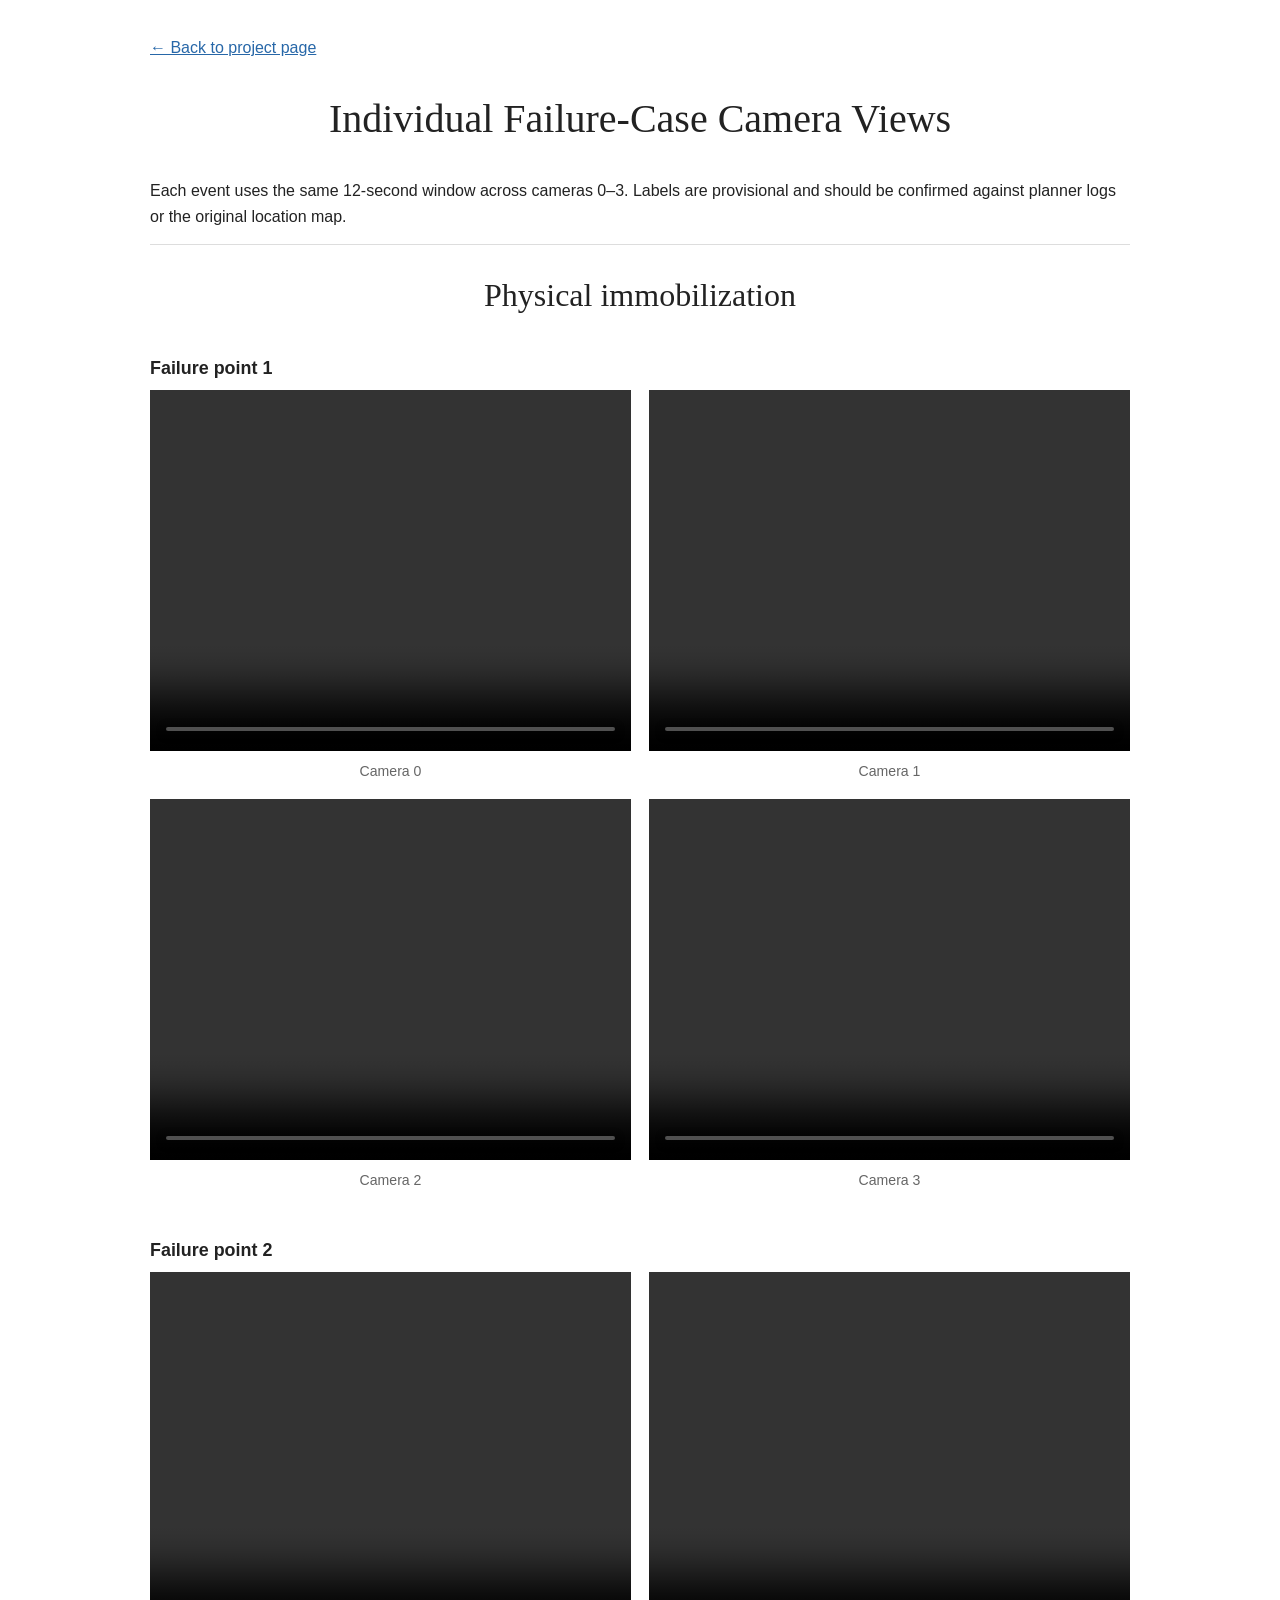
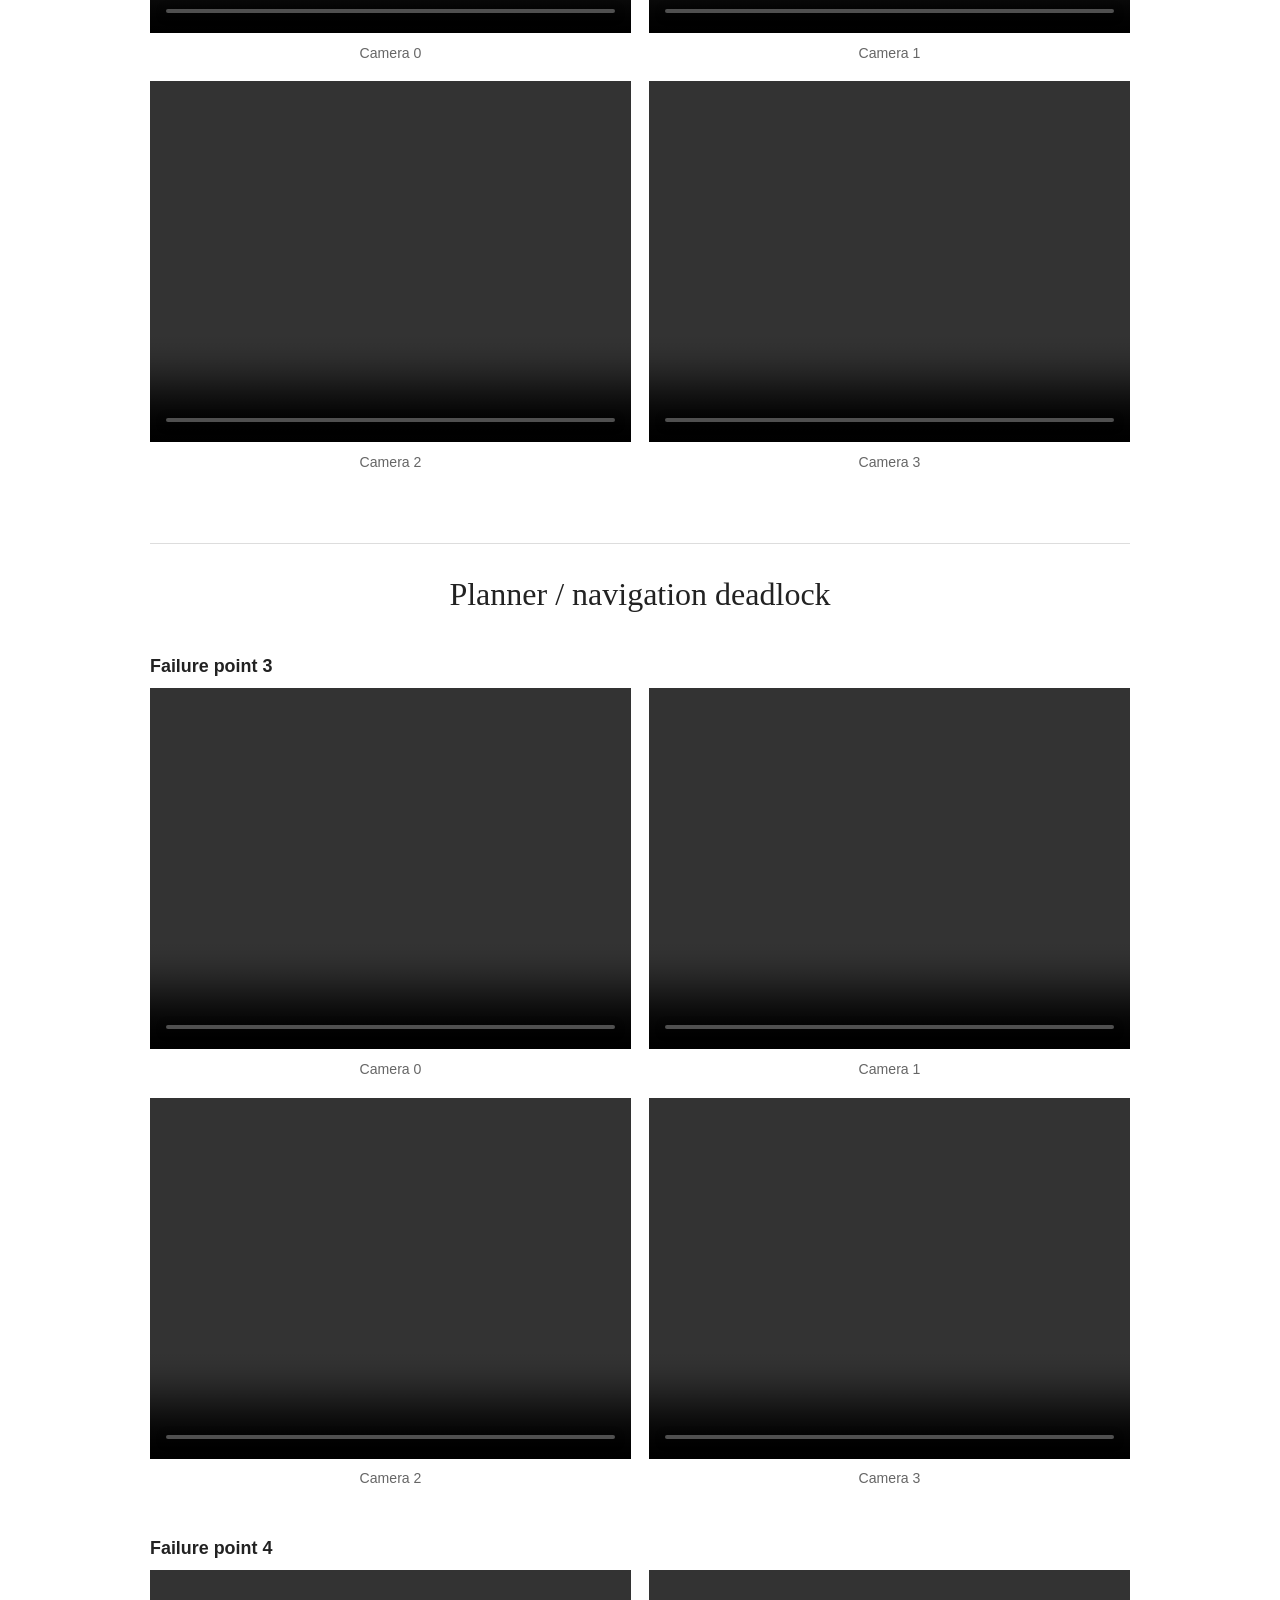
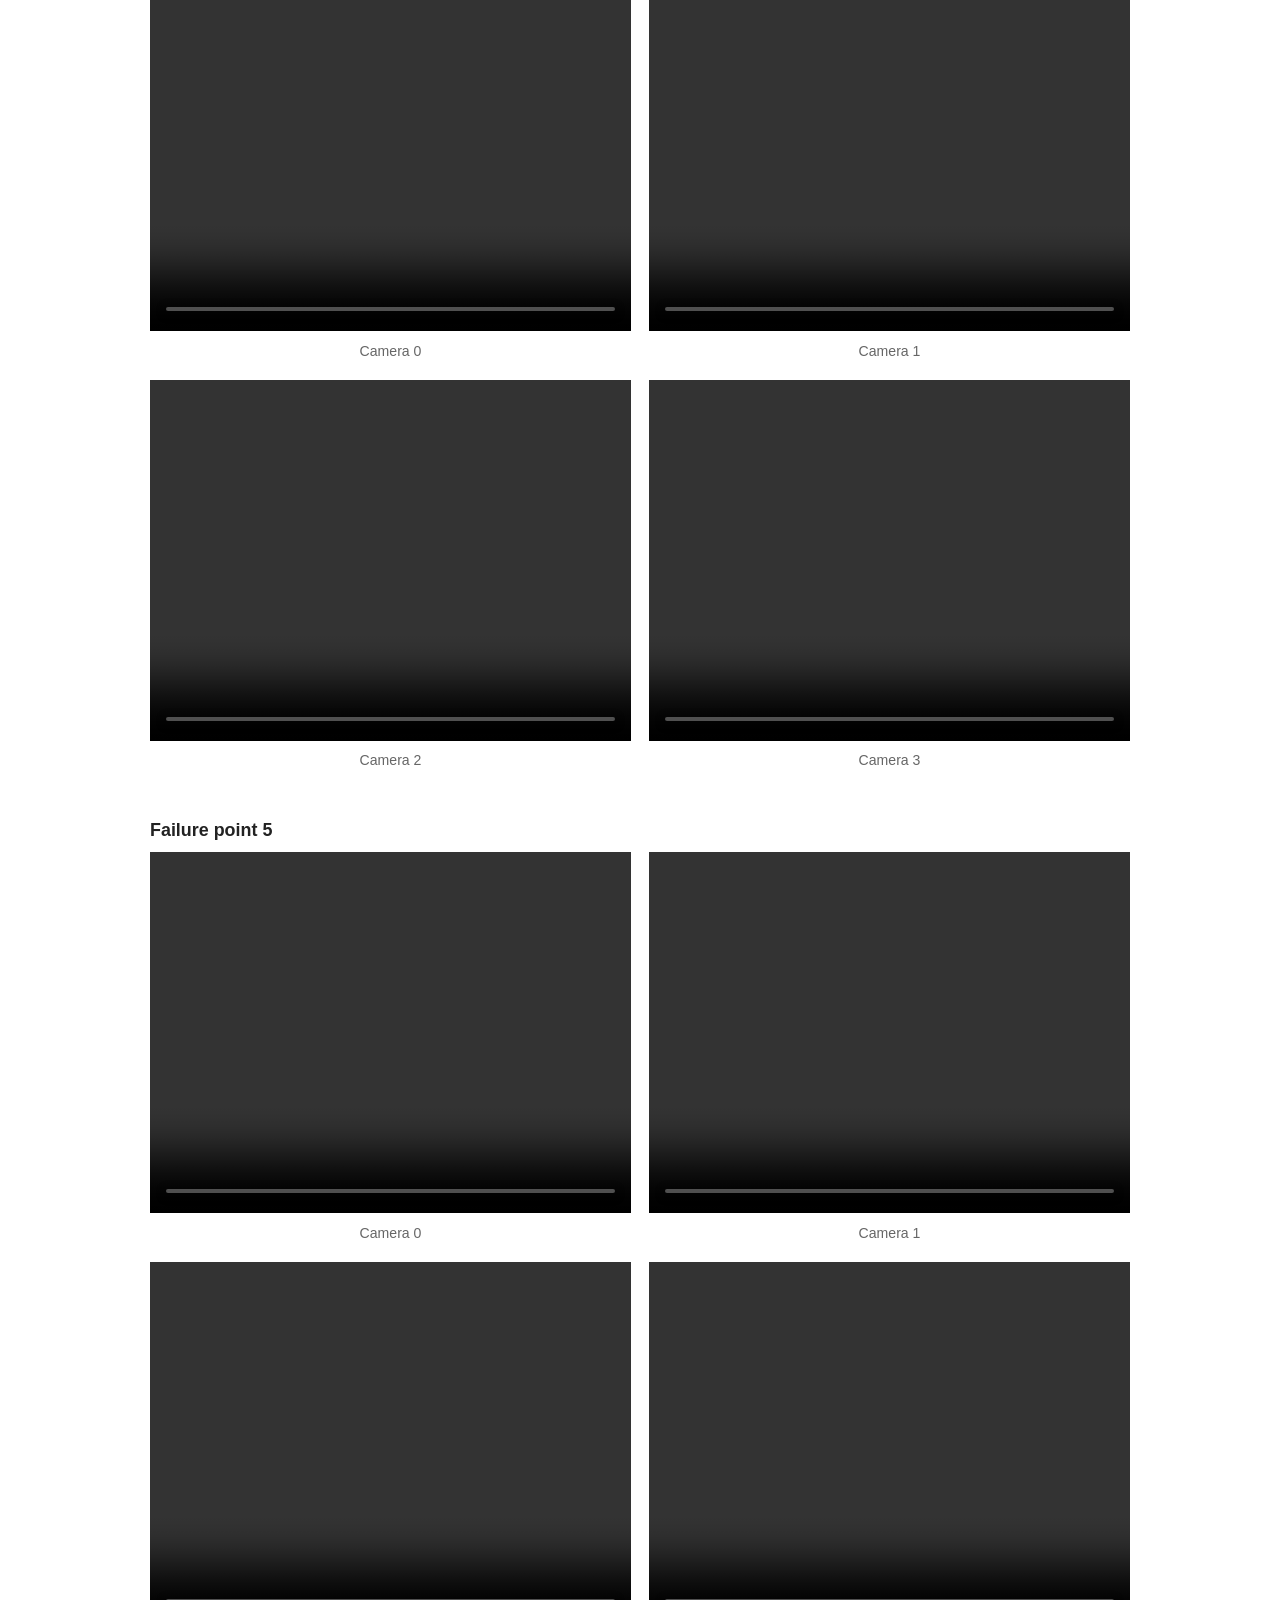
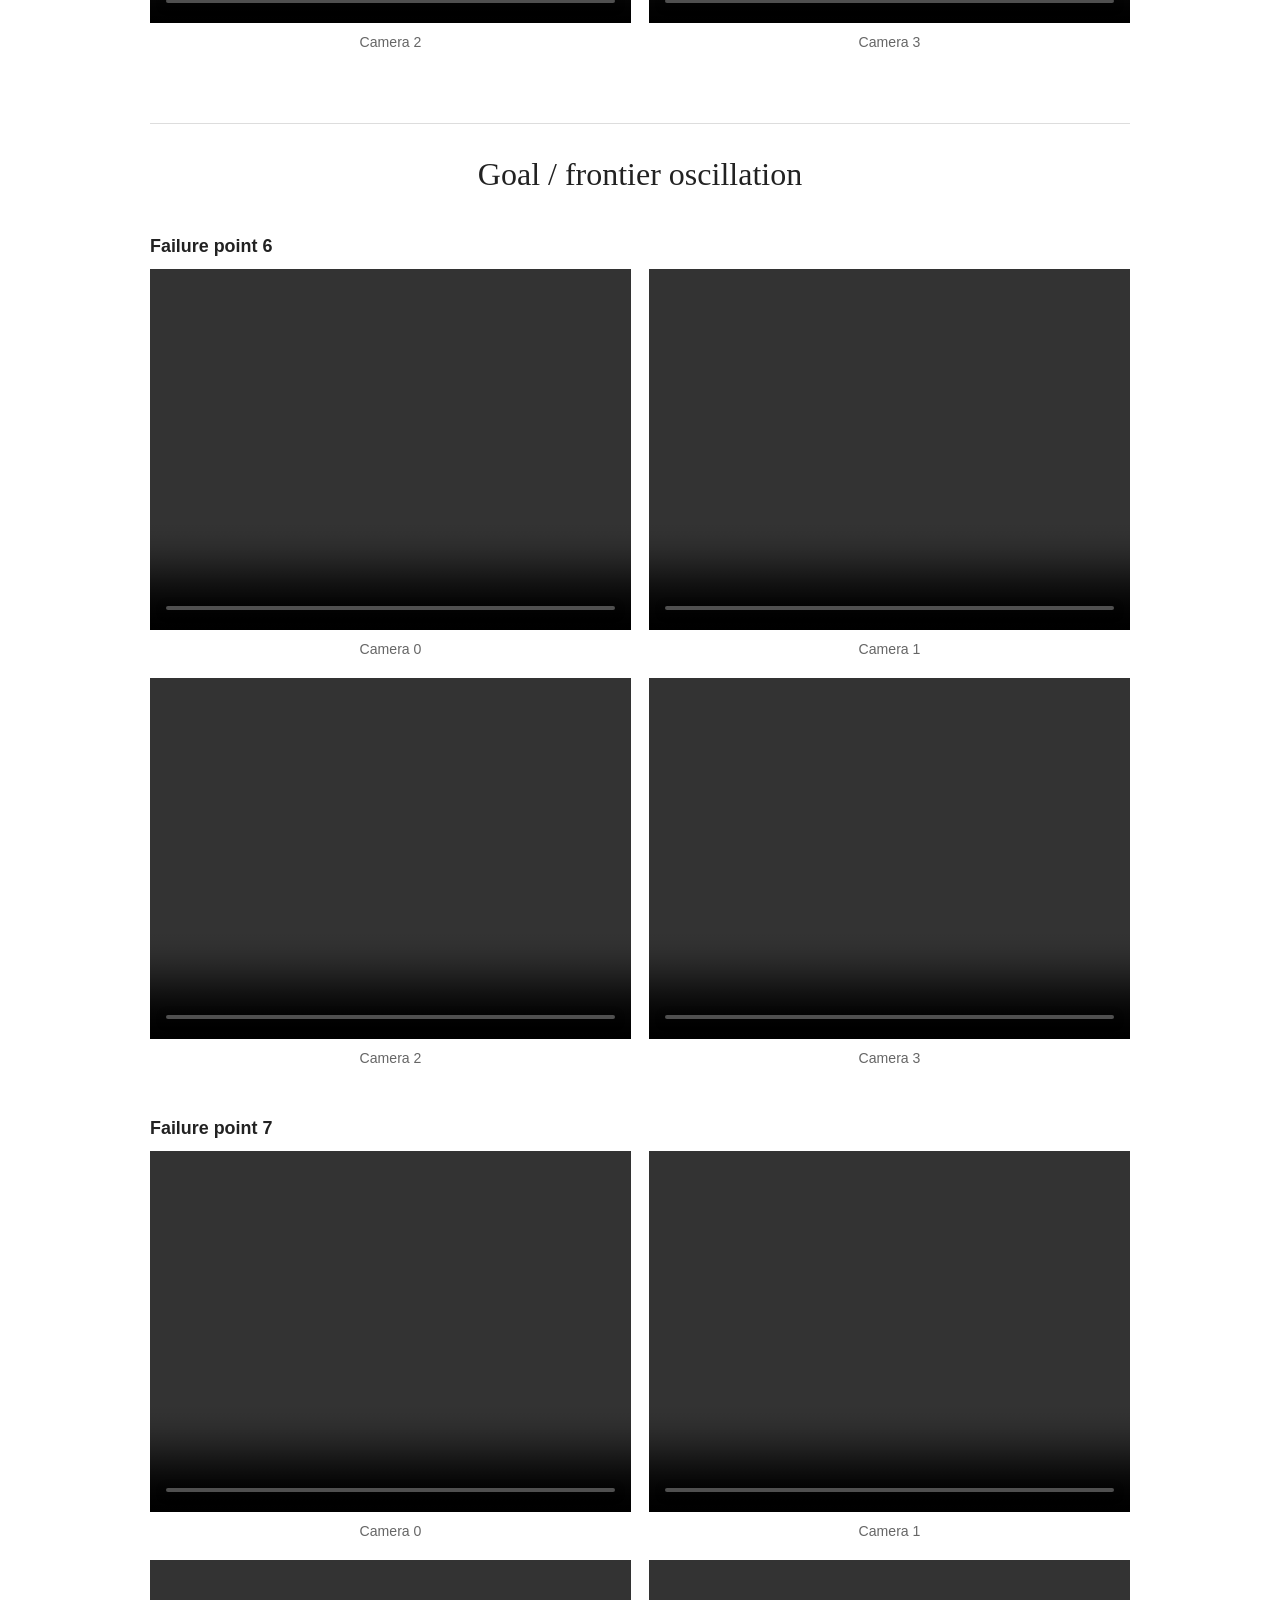
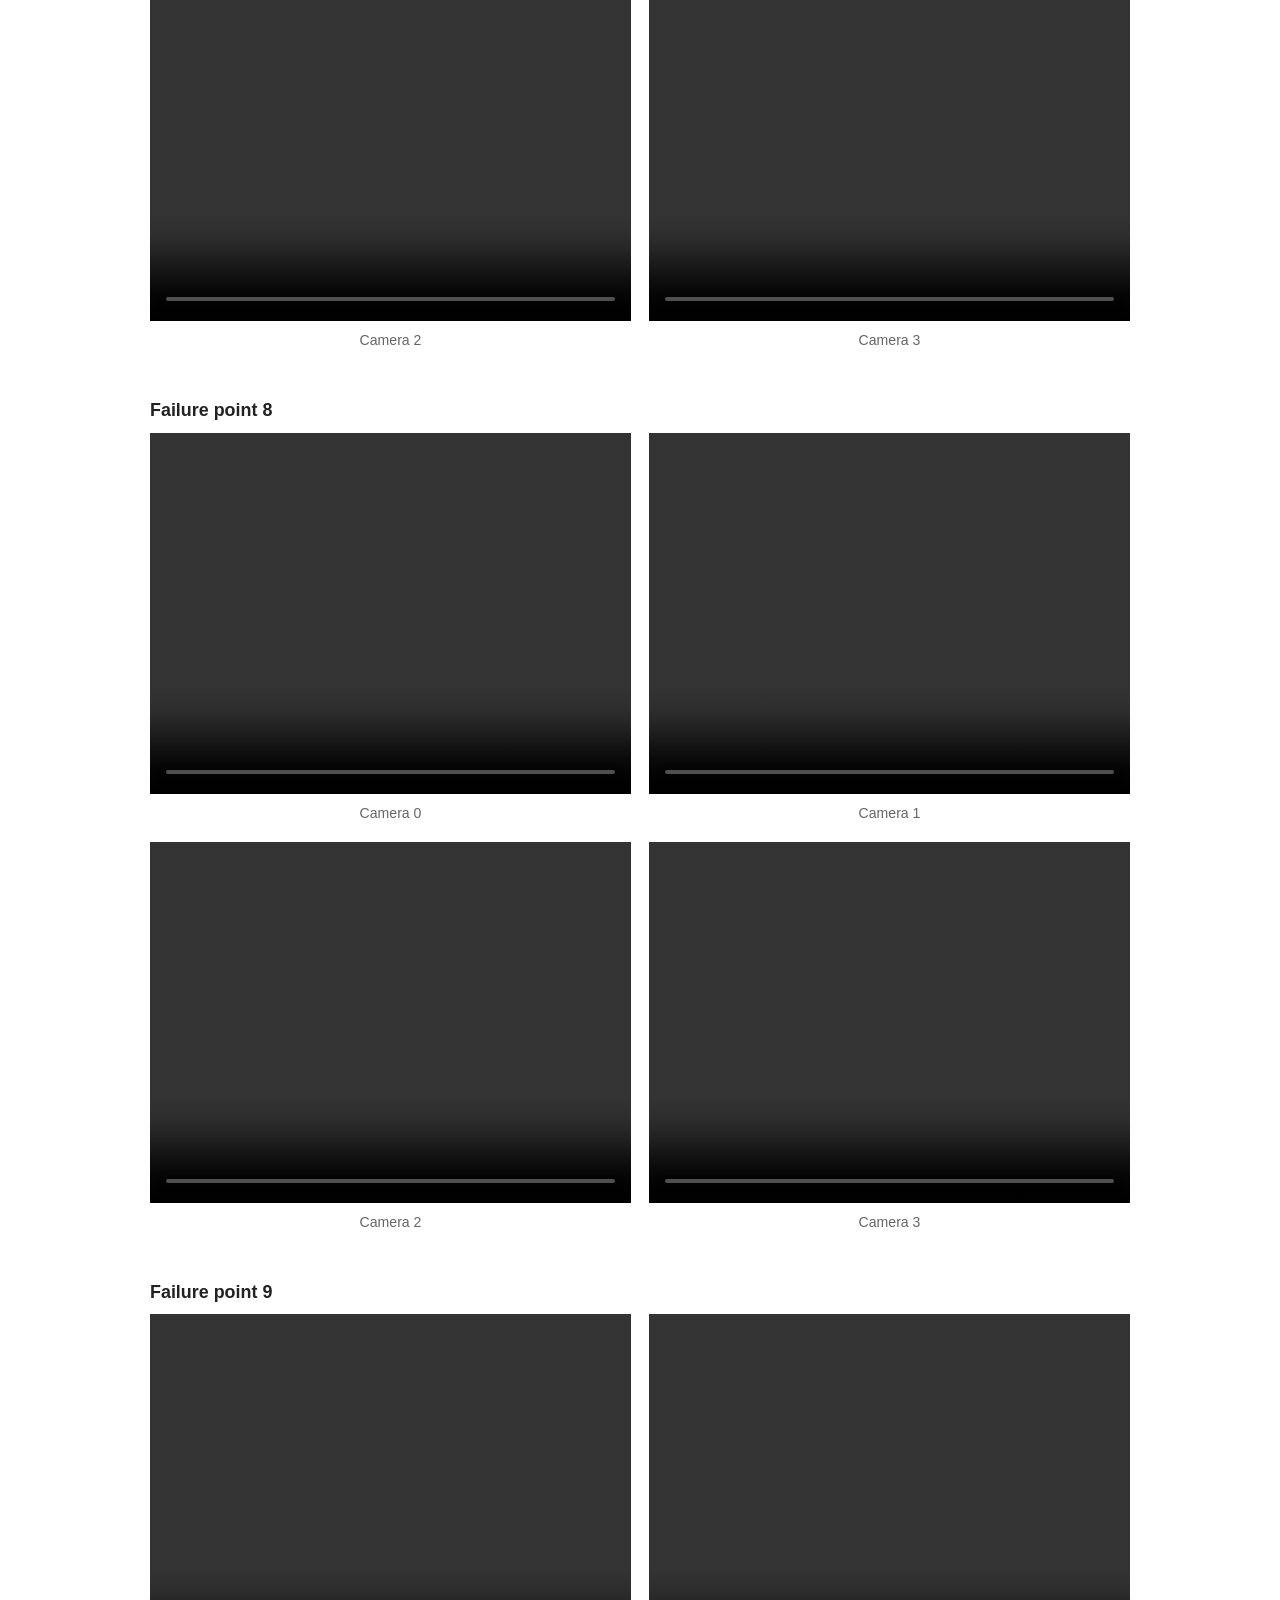
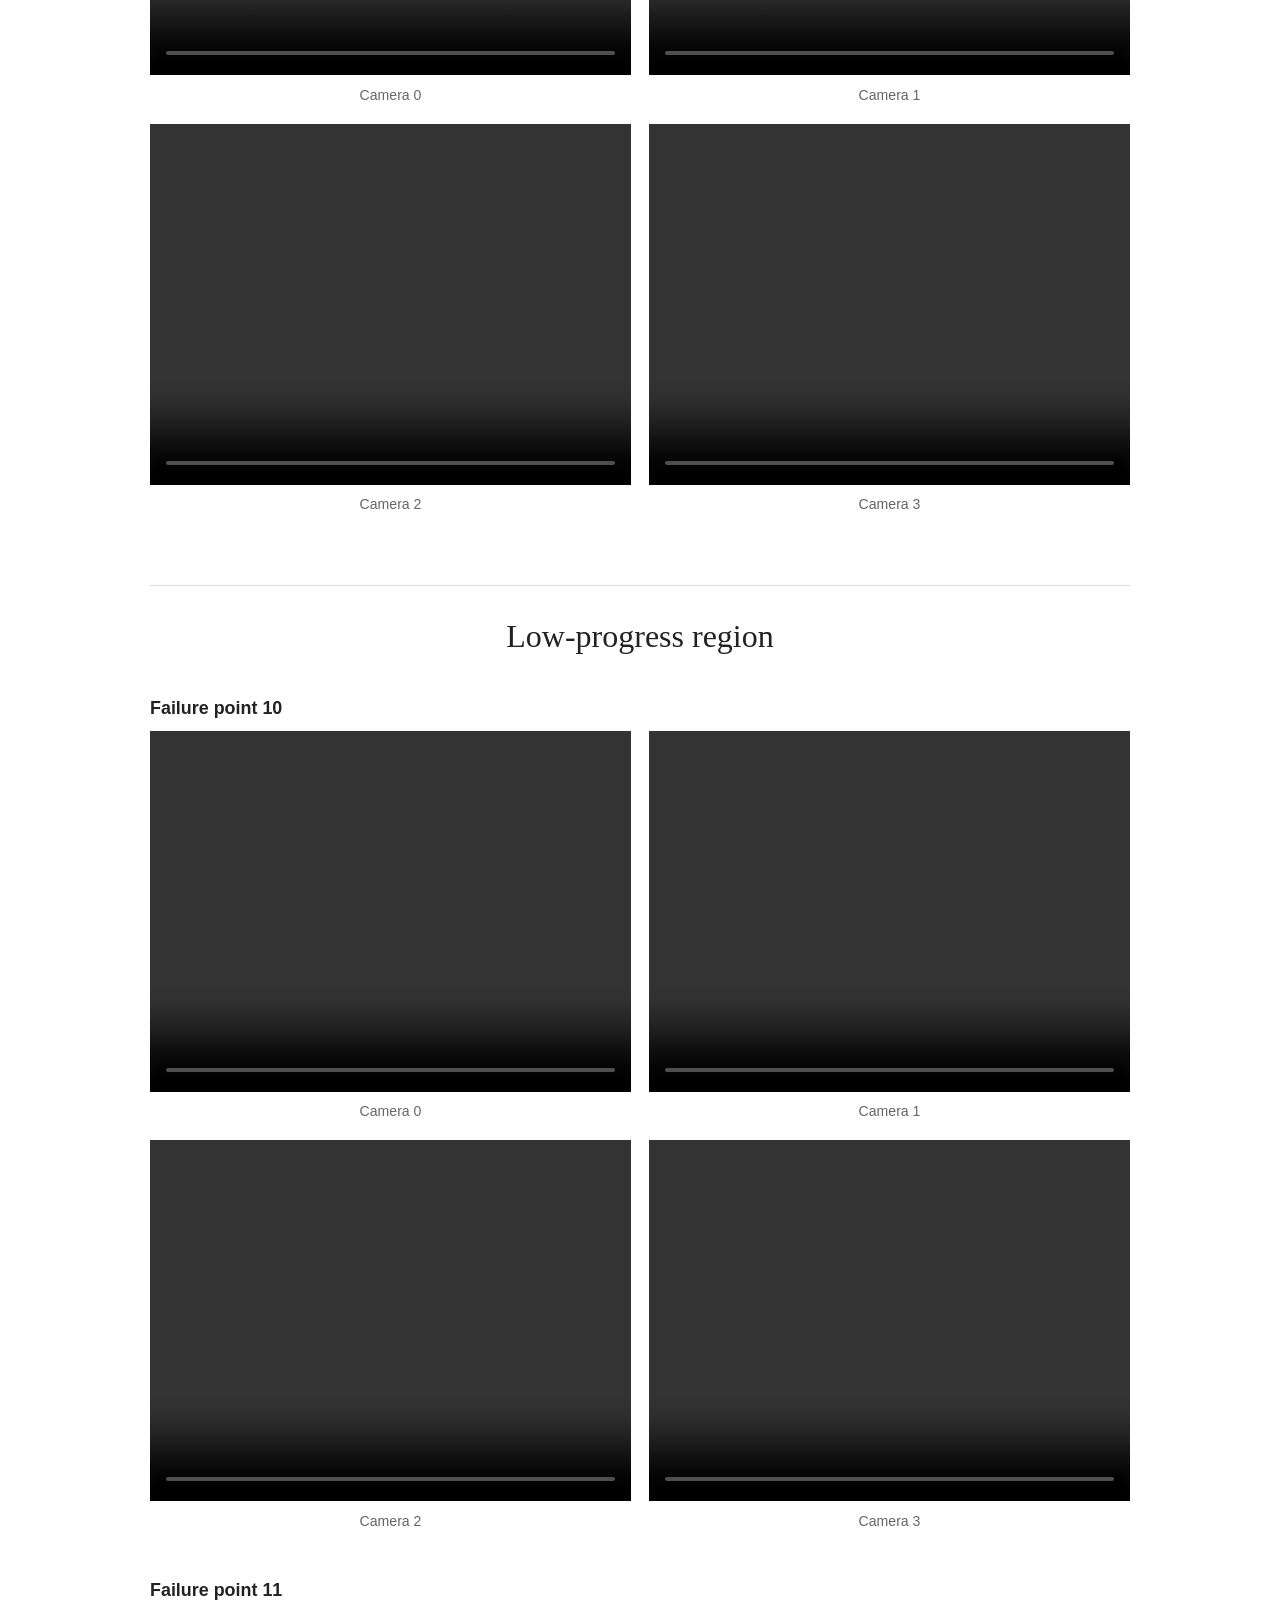
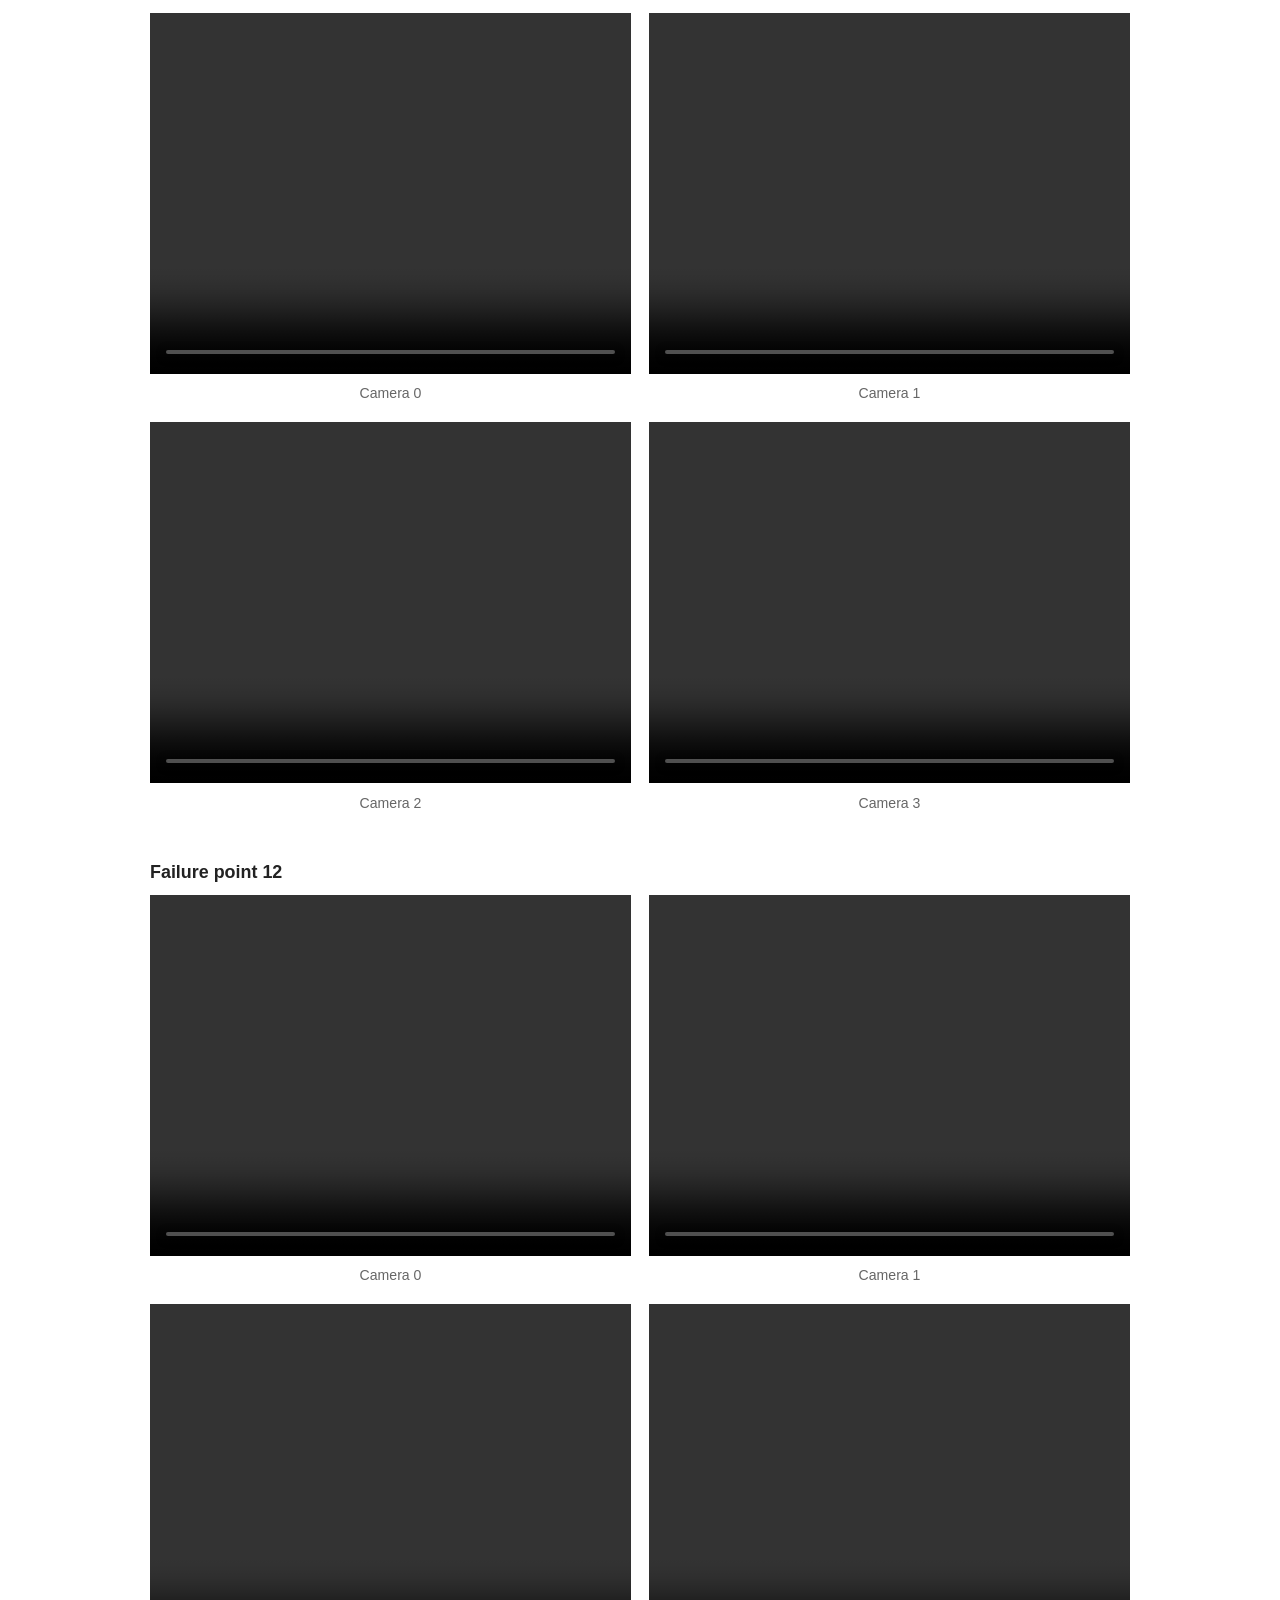
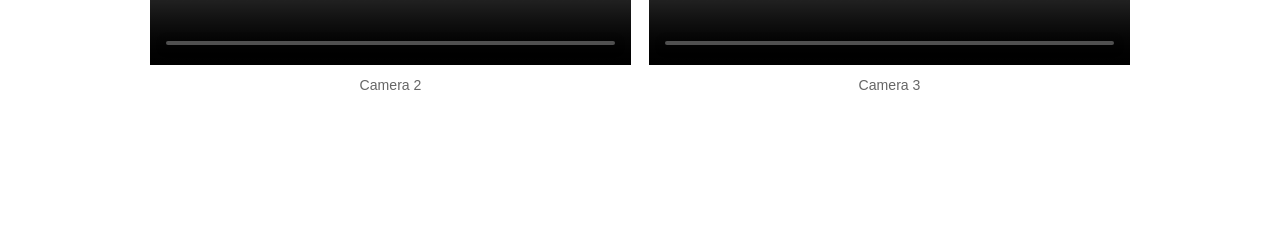
<file: failure_gallery.html>
<!DOCTYPE html><html lang="en"><head><meta charset="utf-8"><meta name="viewport" content="width=device-width,initial-scale=1"><title>Individual Failure-Case Views</title><link rel="stylesheet" href="style.css"></head><body><main class="page-width gallery-page"><p><a href="index.html">← Back to project page</a></p><h1>Individual Failure-Case Camera Views</h1><p>Each event uses the same 12-second window across cameras 0–3. Labels are provisional and should be confirmed against planner logs or the original location map.</p><div id="failure-gallery"></div></main><script>
const stylesheet=document.createElement('link');stylesheet.rel='stylesheet';stylesheet.href='gallery.css';document.head.appendChild(stylesheet);
const groups=[['Physical immobilization',[1,2]],['Planner / navigation deadlock',[3,4,5]],['Goal / frontier oscillation',[6,7,8,9]],['Low-progress region',[10,11,12]]];
const slug={1:'physical_immobilization',2:'physical_immobilization',3:'planner_navigation_deadlock',4:'planner_navigation_deadlock',5:'planner_navigation_deadlock',6:'goal_frontier_oscillation',7:'goal_frontier_oscillation',8:'goal_frontier_oscillation',9:'goal_frontier_oscillation',10:'low_progress_region',11:'low_progress_region',12:'low_progress_region'};
const root=document.querySelector('#failure-gallery');for(const [title,points] of groups){const section=document.createElement('section');section.className='gallery-group';section.innerHTML=`<h2>${title}</h2>`;for(const point of points){const block=document.createElement('article');block.className='failure-block';block.innerHTML=`<h3>Failure point ${point}</h3><div class="camera-grid">${[0,1,2,3].map(camera=>`<figure><video controls muted preload="metadata" src="assets/individual_views/failure_${String(point).padStart(2,'0')}_${slug[point]}/camera${camera}.mp4"></video><figcaption>Camera ${camera}</figcaption></figure>`).join('')}</div>`;section.appendChild(block)}root.appendChild(section)}
</script></body></html>
</file>
<file: style.css>
:root{--text:#222;--muted:#666;--link:#2767a8;--line:#ddd;--light:#f6f7f8;--width:980px}*{box-sizing:border-box}html{scroll-behavior:smooth}body{margin:0;color:var(--text);background:#fff;font-family:Arial,Helvetica,sans-serif;font-size:16px;line-height:1.6}.page-width{width:min(var(--width),calc(100% - 36px));margin-left:auto;margin-right:auto}a{color:var(--link)}img,video{display:block;max-width:100%}.paper-header{text-align:center;padding:58px 0 34px}.paper-header h1{margin:0;font-family:Georgia,"Times New Roman",serif;font-size:clamp(2rem,4.7vw,3.25rem);font-weight:500;line-height:1.16;letter-spacing:-.02em}.paper-header h1 span{font-size:.68em}.authors{margin:24px 0 0;font-size:1.15rem}.authors sup,.affiliations sup{font-size:.68em}.affiliations{margin:7px 0 0;color:var(--muted);font-size:.9rem;line-height:1.45}.venue{margin:7px 0 20px;color:var(--muted);font-style:italic}.paper-links{display:flex;justify-content:center;gap:12px}.paper-links a{min-width:86px;padding:8px 13px;border-radius:7px;text-decoration:none;background:#333;color:#fff;display:flex;align-items:center;justify-content:center;gap:7px}.paper-links a:hover{background:#111}.paper-links small{font-size:.8rem}.teaser{margin-bottom:50px}.teaser img{width:100%;border:1px solid #e0e0e0}.caption,figcaption{color:var(--muted);font-size:.88rem;line-height:1.45;margin-top:10px;text-align:center}section.page-width{padding:24px 0 38px}h2{font-family:Georgia,"Times New Roman",serif;font-weight:500;font-size:2rem;text-align:center;margin:0 0 20px}h3{font-size:1.12rem;margin:32px 0 8px}p{margin:0 0 15px}ul{margin-top:8px}.video-container{background:#111;padding:8px}.video-container video{width:100%;aspect-ratio:16/9}.two-column{display:grid;grid-template-columns:1fr 1fr;gap:30px}.method-figures{align-items:center;margin-top:28px}.method-figures figure,.full-figure{margin:0}.small-figure img{max-height:360px;margin:auto;object-fit:contain}.text-columns h3{margin-top:0}.table-wrap{overflow-x:auto;border:1px solid var(--line);margin-top:18px}table{width:100%;border-collapse:collapse;font-size:.88rem;white-space:nowrap}th,td{padding:9px 11px;text-align:center;vertical-align:middle;border-bottom:1px solid #e5e5e5}th:first-child,td:first-child,th:nth-child(2),td:nth-child(2){text-align:left}.detail-block th:nth-child(3){text-align:left}thead{background:#f1f1f1}tbody tr:last-child td{border-bottom:0}.dense{font-size:.82rem}.full-figure{margin-top:36px}.full-figure img{margin:auto;max-height:640px}.review-note{background:#fff8df;border-left:4px solid #c39424;padding:12px 15px;font-size:.9rem}.clip-grid{display:grid;grid-template-columns:repeat(2,1fr);gap:18px}.clip-grid.three{grid-template-columns:repeat(3,1fr)}.clip-grid figure{margin:0}.clip-grid video{width:100%;background:#111;aspect-ratio:4/3}.clip-grid figcaption{margin-top:5px}.supplement{background:var(--light);border-top:1px solid #e4e4e4;border-bottom:1px solid #e4e4e4;margin:30px 0;padding:54px 0}.supplement h2{margin-bottom:8px}.section-intro{text-align:center;color:var(--muted);margin-bottom:36px}.supplement h3{padding-top:20px;border-top:1px solid #ddd;margin-top:42px}.bibtex-box{position:relative;background:var(--light);border:1px solid var(--line);padding:18px}.bibtex-box pre{margin:0;overflow:auto;font:13px/1.55 ui-monospace,SFMono-Regular,Consolas,monospace}.bibtex-box button{position:absolute;right:10px;top:10px;border:1px solid #bbb;background:#fff;border-radius:4px;padding:5px 10px;cursor:pointer}footer{text-align:center;border-top:1px solid var(--line);padding:25px;color:var(--muted);font-size:.82rem}footer p{margin:0}@media(max-width:720px){.paper-header{padding-top:35px}.paper-links{flex-wrap:wrap}.two-column,.clip-grid,.clip-grid.three{grid-template-columns:1fr}.text-columns{gap:5px}.method-figures{gap:35px}table{font-size:.78rem}th,td{padding:7px 8px}.supplement{padding:40px 0}}@media(prefers-reduced-motion:reduce){html{scroll-behavior:auto}}
.paper-links{margin-top:20px}
.posthoc-analysis{width:min(1240px,calc(100vw - 32px));margin:42px 50% 10px;transform:translateX(-50%)}.posthoc-analysis>h3{text-align:center;margin:0 0 20px;font-size:1.35rem}.posthoc-grid{display:grid;grid-template-columns:repeat(2,minmax(0,1fr));gap:24px;align-items:stretch}.posthoc-grid figure{display:flex;flex-direction:column;margin:0;padding:16px;border:1px solid var(--line);border-radius:8px;background:#fff}.heatmap-frame{display:flex;align-items:center;justify-content:center;flex:1;min-height:0}.heatmap-frame img{display:block;width:100%;height:auto;max-height:560px;object-fit:contain}.posthoc-grid figcaption{margin:14px auto 0;max-width:56ch;color:var(--text);font-size:.9rem;line-height:1.5;text-align:left}@media(max-width:760px){.posthoc-analysis{width:100%;margin-top:34px}.posthoc-grid{grid-template-columns:1fr;gap:24px}.posthoc-grid figure{padding:12px}.heatmap-frame img{max-height:none}}
</file>
<file: details.css>
.detail-block {
  margin: 30px 0 18px;
  padding: 0 16px 16px;
  border: 1px solid var(--line);
  border-radius: 6px;
  background: #fafafa;
}

.detail-block summary {
  padding: 14px 0;
  cursor: pointer;
  font-size: 1.05rem;
  font-weight: 700;
}

.detail-block[open] summary {
  margin-bottom: 14px;
  border-bottom: 1px solid var(--line);
}

.detail-block .table-wrap {
  margin-top: 0;
  background: #fff;
}

.equation {
  margin: 18px auto;
  padding: 12px 18px;
  max-width: 760px;
  border-left: 3px solid var(--link);
  background: #f5f8fb;
  text-align: center;
  font-size: 1.04rem;
}
</file>
